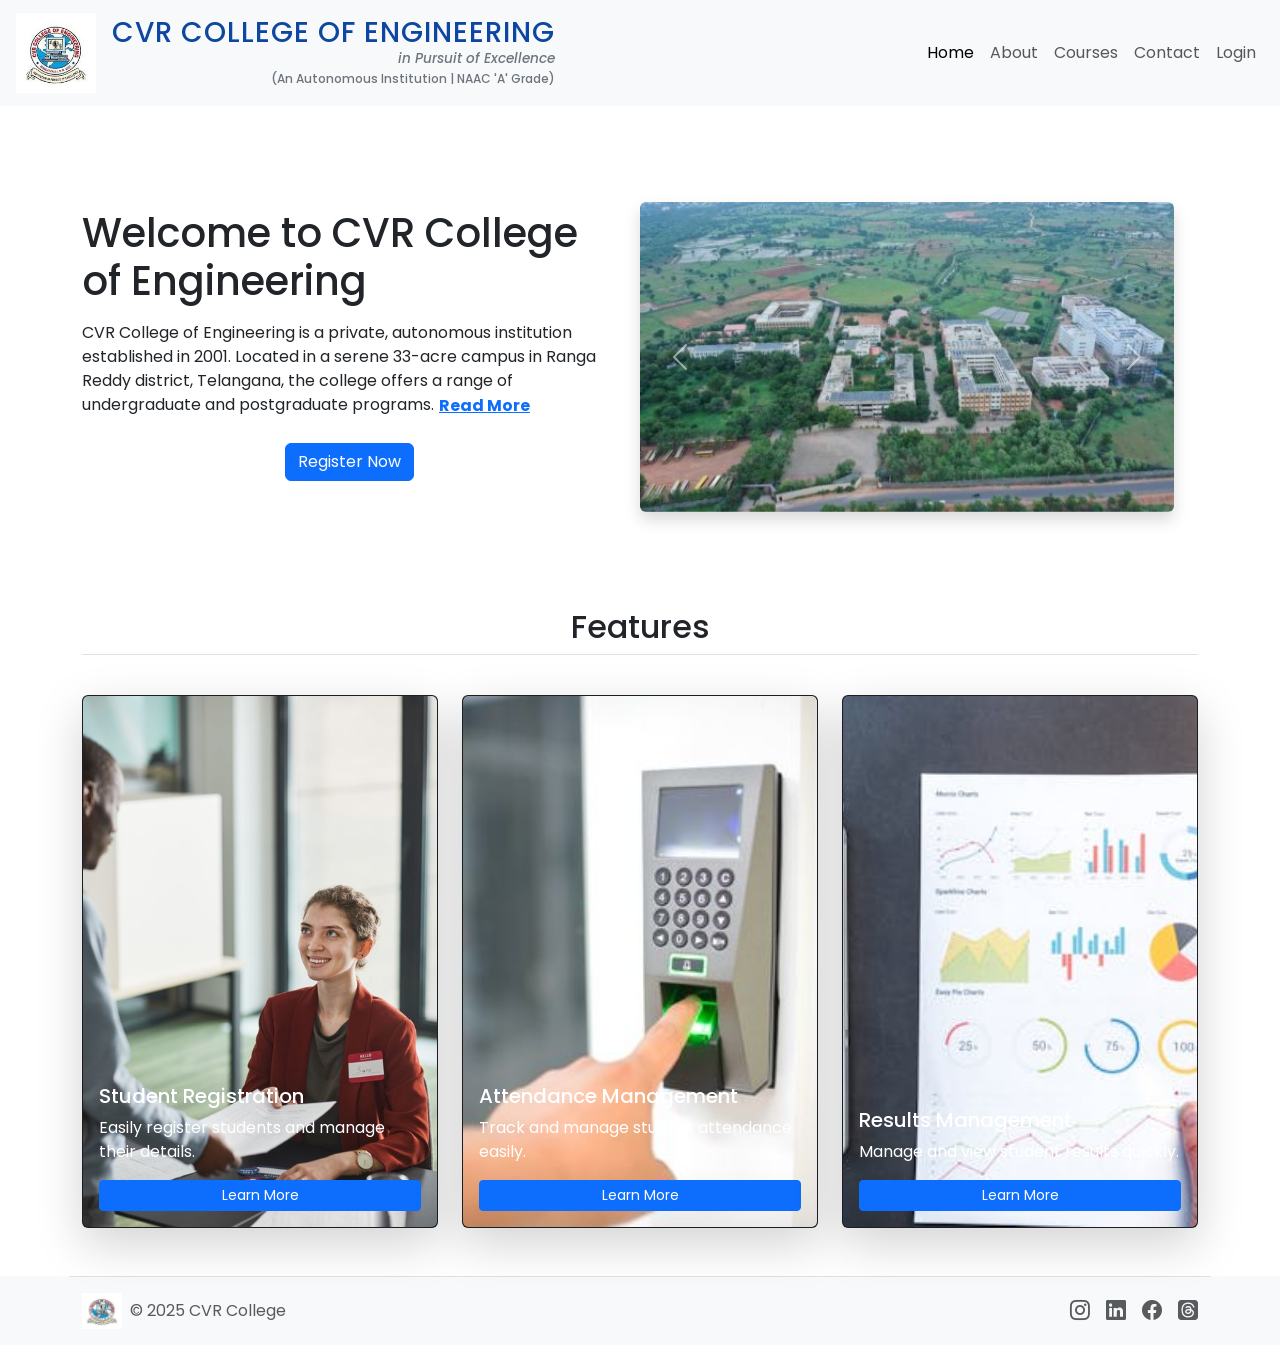
<file: index.html>
<!DOCTYPE html>
<html lang="en">

<head>
    <meta charset="UTF-8">
    <meta name="viewport" content="width=device-width, initial-scale=1.0">
    <title>Student Management System</title>
    <link rel="stylesheet" href="css/style.css">
    <link href="https://cdn.jsdelivr.net/npm/bootstrap@5.3.8/dist/css/bootstrap.min.css" rel="stylesheet"
        integrity="sha384-sRIl4kxILFvY47J16cr9ZwB07vP4J8+LH7qKQnuqkuIAvNWLzeN8tE5YBujZqJLB" crossorigin="anonymous">
    <link href="https://fonts.googleapis.com/css2?family=Poppins:wght@400;500;600;700;800&display=swap"
        rel="stylesheet">
    <link href="./style.css" rel="stylesheet">
    <link href="https://cdn.jsdelivr.net/npm/bootstrap-icons@1.11.3/font/bootstrap-icons.css" rel="stylesheet">
</head>

<body class="d-flex flex-column min-vh-100">
    <!-- navbar code from bootstrap -->
    <nav class="navbar navbar-expand-lg bg-body-tertiary">

        <div class="container-fluid px-3 d-flex align-items-center">

            <!-- LEFT: LOGO + TEXT GROUP -->
            <div class="d-flex align-items-center">

                <!-- Logo -->
                <a class="navbar-brand me-3" href="#">
                    <img src="./asserts/logo.png" width="80" height="80" alt="CVR Logo">
                </a>

                <!-- College Text -->
                <div>
                    <h3 class="college-title mb-0">
                        CVR COLLEGE OF ENGINEERING
                    </h3>

                    <div class="d-flex flex-column align-items-end">
                        <small class="college-tagline">
                            in Pursuit of Excellence
                        </small>

                        <small class="college-subtitle">
                            (An Autonomous Institution | NAAC 'A' Grade)
                        </small>
                    </div>
                </div>

            </div>
            <!-- Toggle -->
            <button class="navbar-toggler" type="button" data-bs-toggle="collapse" data-bs-target="#navbarNavAltMarkup">
                <span class="navbar-toggler-icon"></span>
            </button>

            <!-- MENU -->
            <div class="collapse navbar-collapse" id="navbarNavAltMarkup">
                <div class="navbar-nav ms-auto">

                    <a class="nav-link active" href="index.html">Home</a>
                    <a class="nav-link" href="about.html">About</a>
                    <a class="nav-link" href="courses.html">Courses</a>
                    <a class="nav-link" href="contact.html">Contact</a>
                    <a class="nav-link" href="login.html">Login</a>

                </div>
            </div>

        </div>

    </nav>

<main class="flex-grow-1">
    <section class="container mt-5 mt-md-5 mt-lg-5 pt-md-5 pt-lg-5">

        <div class="row align-items-center w-100">

            <!-- LEFT CONTENT -->
            <div class="col-md-6">

                <h1 class="mb-3">Welcome to CVR College of Engineering</h1>

                <!-- FIRST TEXT -->
                <p>
                    CVR College of Engineering is a private, autonomous institution established in 2001.
                    Located in a serene 33-acre campus in Ranga Reddy district, Telangana,
                    the college offers a range of undergraduate and postgraduate programs. <a
                        class="btn btn-link p-0 fw-bold" data-bs-toggle="collapse" href="#readMoreText"
                        onclick="this.style.display='none'">
                        Read More
                    </a>
                </p>

                <!-- READ MORE BUTTON -->


                <!-- COLLAPSE CONTENT -->
                <div class="collapse mt-2" id="readMoreText">
                    <p>
                        It features modern academic blocks, well-equipped laboratories,
                        digital classrooms, and a green environment that fosters learning and innovation.
                    </p>
                </div>

                <!-- BUTTON -->
                <div class="d-flex justify-content-center m-4">
                    <a href="/register.html" class="btn btn-primary">Register Now</a>
                </div>


            </div>

            <!-- RIGHT SIDE CAROUSEL -->
            <div class="col-md-6">

                <div id="heroCarousel" class="carousel slide shadow rounded overflow-hidden" data-bs-ride="carousel"
                    data-bs-interval="2000">

                    <div class="carousel-inner">

                        <div class="carousel-item active">
                            <img src="./asserts/gallery/gallery1.png" class="d-block w-100" alt="">
                        </div>

                        <div class="carousel-item">
                            <img src="./asserts/gallery/gallery2.png" class="d-block w-100" alt="">
                        </div>

                        <div class="carousel-item">
                            <img src="./asserts/gallery/gallery3.png" class="d-block w-100" alt="">
                        </div>

                        <div class="carousel-item">
                            <img src="./asserts/gallery/gallery4.png" class="d-block w-100" alt="">
                        </div>

                    </div>

                    <!-- Controls -->
                    <button class="carousel-control-prev" type="button" data-bs-target="#heroCarousel"
                        data-bs-slide="prev">
                        <span class="carousel-control-prev-icon"></span>
                    </button>

                    <button class="carousel-control-next" type="button" data-bs-target="#heroCarousel"
                        data-bs-slide="next">
                        <span class="carousel-control-next-icon"></span>
                    </button>

                </div>

            </div>

        </div>

    </section>

    <section class="container py-5 mt-5 mt-md-5 mt-lg-5">

        <h2 class="pb-2 border-bottom text-center">Features</h2>

        <div class="row row-cols-1 row-cols-md-3 g-4 mt-3">

            <!-- CARD 1 -->
            <div class="col">
                <div class="card text-bg-dark h-100 shadow shadow-lg rounded overflow-hidden">

                    <img src="./asserts/features/image1.png" class="card-img h-100 object-fit-cover" alt="">

                    <div class="card-img-overlay d-flex flex-column justify-content-end">

                        <h5 class="card-title">Student Registration</h5>

                        <p class="card-text">
                            Easily register students and manage their details.
                        </p>

                        <a href="#" class="btn btn-primary btn-sm">Learn More</a>

                    </div>

                </div>
            </div>

            <!-- CARD 2 -->
            <div class="col">
                <div class="card text-bg-dark h-100 shadow shadow-lg rounded overflow-hidden">

                    <img src="./asserts/features/image2.png" class="card-img h-100 object-fit-cover" alt="">

                    <div class="card-img-overlay d-flex flex-column justify-content-end">

                        <h5 class="card-title">Attendance Management</h5>

                        <p class="card-text">
                            Track and manage student attendance easily.
                        </p>

                        <a href="#" class="btn btn-primary btn-sm">Learn More</a>

                    </div>

                </div>
            </div>

            <!-- CARD 3 -->
            <div class="col">
                <div class="card text-bg-dark h-100 shadow shadow-lg rounded overflow-hidden">

                    <img src="./asserts/features/image3.png" class="card-img h-100 object-fit-cover" alt="">

                    <div class="card-img-overlay d-flex flex-column justify-content-end">

                        <h5 class="card-title">Results Management</h5>

                        <p class="card-text">
                            Manage and view student results quickly.
                        </p>

                        <a href="#" class="btn btn-primary btn-sm">Learn More</a>

                    </div>

                </div>
            </div>

        </div>

    </section>
</main>
<footer class="container-fluid mt-auto bg-light">
    <div class="container">
        <div class="row align-items-center py-3 border-top">
            <div class="col-12 col-md-6 d-flex align-items-center justify-content-center justify-content-md-start mb-3 mb-md-0">
                <a href="/" class="me-2 text-decoration-none d-flex align-items-center">
                    <img src="./asserts/logo.png" width="40" alt="Logo">
                </a>
                <span class="text-body-secondary mb-0">
                    © 2025 CVR College
                </span>
            </div>
            <div class="col-12 col-md-6 d-flex justify-content-center justify-content-md-end">
                <ul class="nav list-unstyled d-flex mb-0">
                    <li class="ms-3">
                        <a class="text-body-secondary" href="#">
                            <i class="bi bi-instagram fs-5"></i>
                        </a>
                    </li>
                    <li class="ms-3">
                        <a class="text-body-secondary" href="#">
                            <i class="bi bi-linkedin fs-5"></i>
                        </a>
                    </li>
                    <li class="ms-3">
                        <a class="text-body-secondary" href="#">
                            <i class="bi bi-facebook fs-5"></i>
                        </a>
                    </li>
                    <li class="ms-3">
                        <a class="text-body-secondary" href="#">
                            <i class="bi bi-threads-fill fs-5"></i>
                        </a>
                    </li>
                </ul>
            </div>
        </div>
    </div>
</footer>

    <script src="https://cdn.jsdelivr.net/npm/bootstrap@5.3.8/dist/js/bootstrap.bundle.min.js"
        integrity="sha384-FKyoEForCGlyvwx9Hj09JcYn3nv7wiPVlz7YYwJrWVcXK/BmnVDxM+D2scQbITxI"
        crossorigin="anonymous"></script>
</body>

</html>
</file>
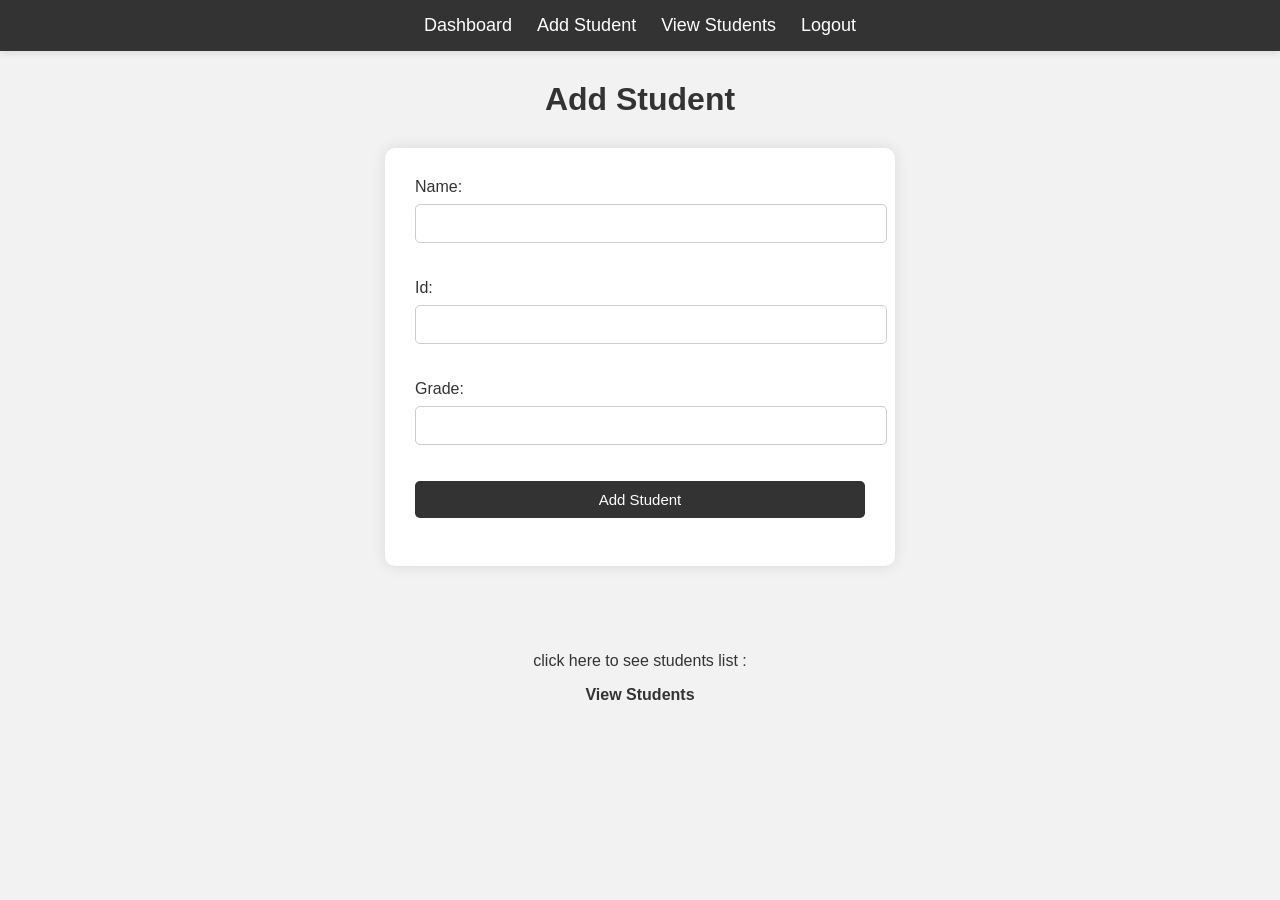
<file: addStudent.html>
<!DOCTYPE html>
 <html lang="en">
 <head>
    <meta charset="UTF-8">
    <meta name="viewport" content="width=device-width, initial-scale=1.0">
    <title>Student Management System</title>
    <link rel="stylesheet" href="css/userStyle.css">
    
 </head>
 <body>
    <nav>
        <a href="dashboard.html#dashboard">Dashboard </a>
        <a href="addStudent.html#addStudent">Add Student</a>
        <a href="viewStudents.html#viewStudents">View Students</a>
        <a href="logout.html#logout">Logout</a>
    </nav>

    <h1>Add Student</h1>
    <form action="viewStudents.html" onSubmit="return true;" method="post">
        <label for="name">Name:</label>
        <input type="text" id="name" name="name" required><br><br>

        <label for="id">Id:</label>
        <input type="number" id="id" name="id" required><br><br>

        <label for="grade">Grade:</label>
        <input type="text" id="grade" name="grade" required><br><br>

        <input type="submit" value="Add Student">
    </form>

    <br><br>
    <div class="bottom">
    <p>click here to see students list : </p>
    <a href="viewStudents.html#viewStudents">View Students</a>
    </div>
</body>
 </html>
</file>
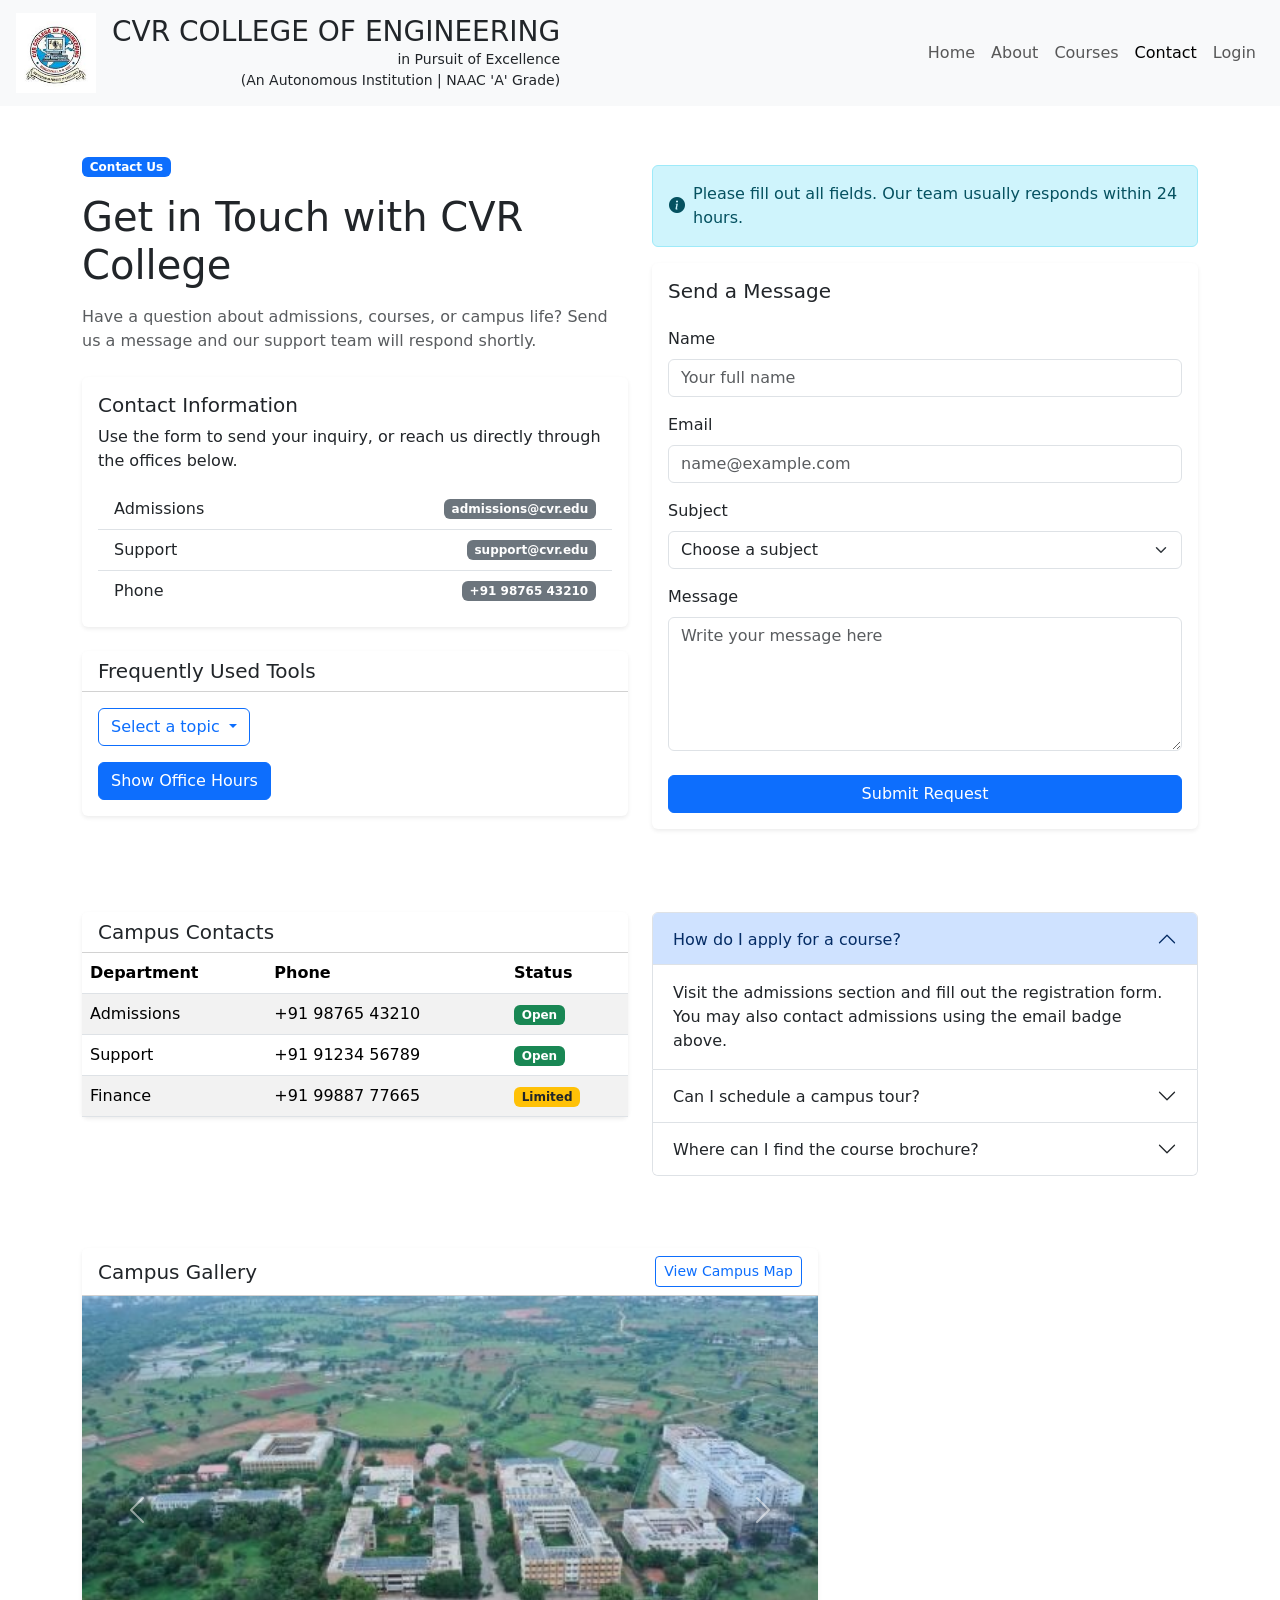
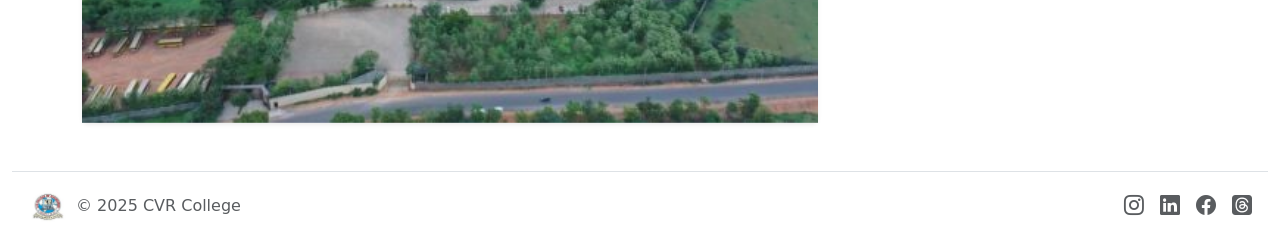
<file: contact.html>
<!DOCTYPE html>
<html lang="en">

<head>
    <meta charset="UTF-8">
    <meta name="viewport" content="width=device-width, initial-scale=1.0">
    <title>Contact Us</title>
    <link rel="stylesheet" href="css/style.css">
    <link href="https://cdn.jsdelivr.net/npm/bootstrap@5.3.8/dist/css/bootstrap.min.css" rel="stylesheet"
        integrity="sha384-sRIl4kxILFvY47J16cr9ZwB07vP4J8+LH7qKQnuqkuIAvNWLzeN8tE5YBujZqJLB" crossorigin="anonymous">
    <link href="https://cdn.jsdelivr.net/npm/bootstrap-icons@1.11.3/font/bootstrap-icons.css" rel="stylesheet">
</head>

<body class="d-flex flex-column min-vh-100">
    <nav class="navbar navbar-expand-lg bg-body-tertiary">
        <div class="container-fluid px-3 d-flex align-items-center">
            <div class="d-flex align-items-center">
                <a class="navbar-brand me-3" href="index.html">
                    <img src="./asserts/logo.png" width="80" height="80" alt="CVR Logo">
                </a>
                <div>
                    <h3 class="college-title mb-0">CVR COLLEGE OF ENGINEERING</h3>
                    <div class="d-flex flex-column align-items-end">
                        <small class="college-tagline">in Pursuit of Excellence</small>
                        <small class="college-subtitle">(An Autonomous Institution | NAAC 'A' Grade)</small>
                    </div>
                </div>
            </div>
            <button class="navbar-toggler" type="button" data-bs-toggle="collapse" data-bs-target="#navbarNavAltMarkup"
                aria-controls="navbarNavAltMarkup" aria-expanded="false" aria-label="Toggle navigation">
                <span class="navbar-toggler-icon"></span>
            </button>
            <div class="collapse navbar-collapse" id="navbarNavAltMarkup">
                <div class="navbar-nav ms-auto">
                    <a class="nav-link" href="index.html">Home</a>
                    <a class="nav-link" href="about.html">About</a>
                    <a class="nav-link" href="courses.html">Courses</a>
                    <a class="nav-link active" href="contact.html">Contact</a>
                    <a class="nav-link" href="login.html">Login</a>
                </div>
            </div>
        </div>
    </nav>

    <main class="flex-grow-1">
        <section class="container py-5">
            <div class="row align-items-center gy-4">
                <div class="col-lg-6">
                    <div class="mb-4">
                        <span class="badge bg-primary mb-3">Contact Us</span>
                        <h1 class="mb-3">Get in Touch with CVR College</h1>
                        <p class="text-muted">Have a question about admissions, courses, or campus life? Send us a message and our support team will respond shortly.</p>
                    </div>
                    <div class="card shadow-sm border-0 mb-4">
                        <div class="card-body">
                            <h5 class="card-title">Contact Information</h5>
                            <p class="card-text">Use the form to send your inquiry, or reach us directly through the offices below.</p>
                            <ul class="list-group list-group-flush">
                                <li class="list-group-item d-flex justify-content-between align-items-center">
                                    Admissions
                                    <span class="badge bg-secondary">admissions@cvr.edu</span>
                                </li>
                                <li class="list-group-item d-flex justify-content-between align-items-center">
                                    Support
                                    <span class="badge bg-secondary">support@cvr.edu</span>
                                </li>
                                <li class="list-group-item d-flex justify-content-between align-items-center">
                                    Phone
                                    <span class="badge bg-secondary">+91 98765 43210</span>
                                </li>
                            </ul>
                        </div>
                    </div>
                    <div class="card shadow-sm border-0 mb-4">
                        <div class="card-header bg-white">
                            <h5 class="mb-0">Frequently Used Tools</h5>
                        </div>
                        <div class="card-body">
                            <div class="dropdown mb-3">
                                <button class="btn btn-outline-primary dropdown-toggle" type="button" data-bs-toggle="dropdown"
                                    aria-expanded="false">
                                    Select a topic
                                </button>
                                <ul class="dropdown-menu">
                                    <li><a class="dropdown-item" href="#">Admissions</a></li>
                                    <li><a class="dropdown-item" href="#">Fees & Scholarships</a></li>
                                    <li><a class="dropdown-item" href="#">Campus Tours</a></li>
                                    <li><a class="dropdown-item" href="#">General Enquiries</a></li>
                                </ul>
                            </div>
                            <button class="btn btn-primary" type="button" data-bs-toggle="collapse" data-bs-target="#officeHours"
                                aria-expanded="false" aria-controls="officeHours">
                                Show Office Hours
                            </button>
                            <div class="collapse mt-3" id="officeHours">
                                <div class="card card-body">
                                    <strong>Monday - Friday:</strong> 9:00 AM - 6:00 PM<br>
                                    <strong>Saturday:</strong> 10:00 AM - 2:00 PM<br>
                                    <strong>Sunday:</strong> Closed
                                </div>
                            </div>
                        </div>
                    </div>
                </div>
                <div class="col-lg-6">
                    <div class="alert alert-info d-flex align-items-center" role="alert">
                        <i class="bi bi-info-circle-fill me-2"></i>
                        <div>
                            Please fill out all fields. Our team usually responds within 24 hours.
                        </div>
                    </div>
                    <div class="card shadow-sm border-0">
                        <div class="card-body">
                            <h5 class="card-title mb-4">Send a Message</h5>
                            <form>
                                <div class="mb-3">
                                    <label for="name" class="form-label">Name</label>
                                    <input type="text" class="form-control" id="name" placeholder="Your full name">
                                </div>
                                <div class="mb-3">
                                    <label for="email" class="form-label">Email</label>
                                    <input type="email" class="form-control" id="email" placeholder="name@example.com">
                                </div>
                                <div class="mb-3">
                                    <label for="subject" class="form-label">Subject</label>
                                    <select class="form-select" id="subject">
                                        <option selected>Choose a subject</option>
                                        <option>Admission Inquiry</option>
                                        <option>Course Details</option>
                                        <option>Technical Support</option>
                                        <option>Other</option>
                                    </select>
                                </div>
                                <div class="mb-4">
                                    <label for="message" class="form-label">Message</label>
                                    <textarea class="form-control" id="message" rows="5" placeholder="Write your message here"></textarea>
                                </div>
                                <button type="submit" class="btn btn-primary w-100">Submit Request</button>
                            </form>
                        </div>
                    </div>
                </div>
            </div>

            <div class="row gy-4 mt-5">
                <div class="col-lg-6">
                    <div class="card shadow-sm border-0">
                        <div class="card-header bg-white">
                            <h5 class="mb-0">Campus Contacts</h5>
                        </div>
                        <div class="table-responsive">
                            <table class="table table-striped mb-0">
                                <thead>
                                    <tr>
                                        <th scope="col">Department</th>
                                        <th scope="col">Phone</th>
                                        <th scope="col">Status</th>
                                    </tr>
                                </thead>
                                <tbody>
                                    <tr>
                                        <td>Admissions</td>
                                        <td>+91 98765 43210</td>
                                        <td><span class="badge bg-success">Open</span></td>
                                    </tr>
                                    <tr>
                                        <td>Support</td>
                                        <td>+91 91234 56789</td>
                                        <td><span class="badge bg-success">Open</span></td>
                                    </tr>
                                    <tr>
                                        <td>Finance</td>
                                        <td>+91 99887 77665</td>
                                        <td><span class="badge bg-warning text-dark">Limited</span></td>
                                    </tr>
                                </tbody>
                            </table>
                        </div>
                    </div>
                </div>
                <div class="col-lg-6">
                    <div class="accordion" id="contactFaq">
                        <div class="accordion-item">
                            <h2 class="accordion-header" id="faqHeadingOne">
                                <button class="accordion-button" type="button" data-bs-toggle="collapse" data-bs-target="#faqOne"
                                    aria-expanded="true" aria-controls="faqOne">
                                    How do I apply for a course?
                                </button>
                            </h2>
                            <div id="faqOne" class="accordion-collapse collapse show" aria-labelledby="faqHeadingOne"
                                data-bs-parent="#contactFaq">
                                <div class="accordion-body">
                                    Visit the admissions section and fill out the registration form. You may also contact admissions using the email badge above.
                                </div>
                            </div>
                        </div>
                        <div class="accordion-item">
                            <h2 class="accordion-header" id="faqHeadingTwo">
                                <button class="accordion-button collapsed" type="button" data-bs-toggle="collapse" data-bs-target="#faqTwo"
                                    aria-expanded="false" aria-controls="faqTwo">
                                    Can I schedule a campus tour?
                                </button>
                            </h2>
                            <div id="faqTwo" class="accordion-collapse collapse" aria-labelledby="faqHeadingTwo"
                                data-bs-parent="#contactFaq">
                                <div class="accordion-body">
                                    Yes, you can request a campus tour through the contact form or by calling the admissions office during office hours.
                                </div>
                            </div>
                        </div>
                        <div class="accordion-item">
                            <h2 class="accordion-header" id="faqHeadingThree">
                                <button class="accordion-button collapsed" type="button" data-bs-toggle="collapse" data-bs-target="#faqThree"
                                    aria-expanded="false" aria-controls="faqThree">
                                    Where can I find the course brochure?
                                </button>
                            </h2>
                            <div id="faqThree" class="accordion-collapse collapse" aria-labelledby="faqHeadingThree"
                                data-bs-parent="#contactFaq">
                                <div class="accordion-body">
                                    The course brochure is available on the courses page. You can also request a copy through our contact form.
                                </div>
                            </div>
                        </div>
                    </div>
                </div>
            </div>

            <div class="row gy-4 mt-5">
                <div class="col-lg-8">
                    <div class="card shadow-sm border-0">
                        <div class="card-header bg-white d-flex justify-content-between align-items-center">
                            <h5 class="mb-0">Campus Gallery</h5>
                            <button type="button" class="btn btn-outline-primary btn-sm" data-bs-toggle="modal" data-bs-target="#contactModal">
                                View Campus Map
                            </button>
                        </div>
                        <div id="campusCarousel" class="carousel slide" data-bs-ride="carousel">
                            <div class="carousel-inner">
                                <div class="carousel-item active">
                                    <img src="./asserts/gallery/gallery1.png" class="d-block w-100" alt="Campus view 1">
                                </div>
                                <div class="carousel-item">
                                    <img src="./asserts/gallery/gallery2.png" class="d-block w-100" alt="Campus view 2">
                                </div>
                                <div class="carousel-item">
                                    <img src="./asserts/gallery/gallery3.png" class="d-block w-100" alt="Campus view 3">
                                </div>
                            </div>
                            <button class="carousel-control-prev" type="button" data-bs-target="#campusCarousel" data-bs-slide="prev">
                                <span class="carousel-control-prev-icon" aria-hidden="true"></span>
                                <span class="visually-hidden">Previous</span>
                            </button>
                            <button class="carousel-control-next" type="button" data-bs-target="#campusCarousel" data-bs-slide="next">
                                <span class="carousel-control-next-icon" aria-hidden="true"></span>
                                <span class="visually-hidden">Next</span>
                            </button>
                        </div>
                    </div>
                </div>
            </div>
        </section>
    </main>

    <footer class="container-fluid mt-auto">
        <div class="d-flex flex-wrap justify-content-between align-items-center py-3 border-top px-3">
            <div class="col-md-4 d-flex align-items-center">
                <a href="/" class="me-2 text-decoration-none">
                    <img src="./asserts/logo.png" width="40" alt="Logo">
                </a>
                <span class="text-body-secondary">© 2025 CVR College</span>
            </div>
            <ul class="nav col-md-4 justify-content-end list-unstyled d-flex">
                <li class="ms-3">
                    <a class="text-body-secondary" href="#">
                        <i class="bi bi-instagram fs-5"></i>
                    </a>
                </li>
                <li class="ms-3">
                    <a class="text-body-secondary" href="#">
                        <i class="bi bi-linkedin fs-5"></i>
                    </a>
                </li>
                <li class="ms-3">
                    <a class="text-body-secondary" href="#">
                        <i class="bi bi-facebook fs-5"></i>
                    </a>
                </li>
                <li class="ms-3">
                    <a class="text-body-secondary" href="#">
                        <i class="bi bi-threads-fill fs-5"></i>
                    </a>
                </li>
            </ul>
        </div>
    </footer>

    <div class="modal fade" id="contactModal" tabindex="-1" aria-labelledby="contactModalLabel" aria-hidden="true">
        <div class="modal-dialog modal-dialog-centered">
            <div class="modal-content">
                <div class="modal-header">
                    <h1 class="modal-title fs-5" id="contactModalLabel">Campus Map</h1>
                    <button type="button" class="btn-close" data-bs-dismiss="modal" aria-label="Close"></button>
                </div>
                <div class="modal-body">
                    <p class="mb-4">Explore our campus locations and available contact centers.</p>
                    <img src="./asserts/gallery/gallery4.png" class="img-fluid rounded" alt="Campus map">
                </div>
                <div class="modal-footer">
                    <button type="button" class="btn btn-secondary" data-bs-dismiss="modal">Close</button>
                    <button type="button" class="btn btn-primary">Request a Visit</button>
                </div>
            </div>
        </div>
    </div>

    <script src="https://cdn.jsdelivr.net/npm/bootstrap@5.3.8/dist/js/bootstrap.bundle.min.js"
        integrity="sha384-FKyoEForCGlyvwx9Hj09JcYn3nv7wiPVlz7YYwJrWVcXK/BmnVDxM+D2scQbITxI" crossorigin="anonymous"></script>
</body>

</html>
</file>
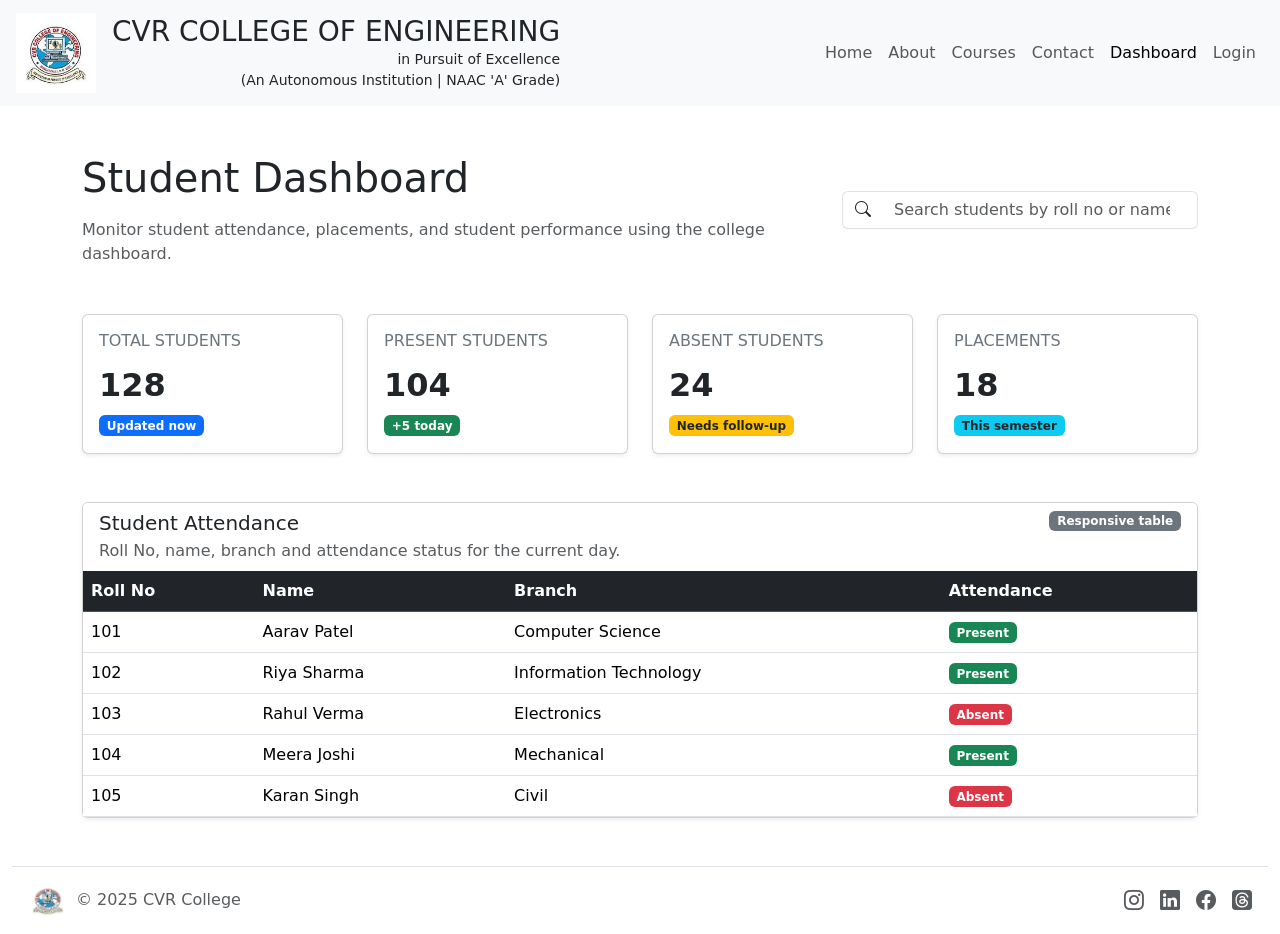
<file: dashboard.html>
<!DOCTYPE html>
<html lang="en">

<head>
    <meta charset="UTF-8">
    <meta name="viewport" content="width=device-width, initial-scale=1.0">
    <title>Student Dashboard</title>
    <link rel="stylesheet" href="css/style.css">
    <link href="https://cdn.jsdelivr.net/npm/bootstrap@5.3.8/dist/css/bootstrap.min.css" rel="stylesheet" integrity="sha384-sRIl4kxILFvY47J16cr9ZwB07vP4J8+LH7qKQnuqkuIAvNWLzeN8tE5YBujZqJLB" crossorigin="anonymous">
    <link href="https://cdn.jsdelivr.net/npm/bootstrap-icons@1.11.3/font/bootstrap-icons.css" rel="stylesheet">
</head>

<body class="d-flex flex-column min-vh-100">
    <nav class="navbar navbar-expand-lg bg-body-tertiary">
        <div class="container-fluid px-3 d-flex align-items-center">
            <div class="d-flex align-items-center">
                <a class="navbar-brand me-3" href="index.html">
                    <img src="./asserts/logo.png" width="80" height="80" alt="CVR Logo">
                </a>
                <div>
                    <h3 class="college-title mb-0">CVR COLLEGE OF ENGINEERING</h3>
                    <div class="d-flex flex-column align-items-end">
                        <small class="college-tagline">in Pursuit of Excellence</small>
                        <small class="college-subtitle">(An Autonomous Institution | NAAC 'A' Grade)</small>
                    </div>
                </div>
            </div>
            <button class="navbar-toggler" type="button" data-bs-toggle="collapse" data-bs-target="#navbarNavAltMarkup" aria-controls="navbarNavAltMarkup" aria-expanded="false" aria-label="Toggle navigation">
                <span class="navbar-toggler-icon"></span>
            </button>
            <div class="collapse navbar-collapse" id="navbarNavAltMarkup">
                <div class="navbar-nav ms-auto">
                    <a class="nav-link" href="index.html">Home</a>
                    <a class="nav-link" href="about.html">About</a>
                    <a class="nav-link" href="courses.html">Courses</a>
                    <a class="nav-link" href="contact.html">Contact</a>
                    <a class="nav-link active" href="dashboard.html">Dashboard</a>
                    <a class="nav-link" href="login.html">Login</a>
                </div>
            </div>
        </div>
    </nav>

    <main class="flex-grow-1">
        <section class="container py-5">
            <div class="row align-items-center mb-4">
                <div class="col-lg-8">
                    <h1 class="mb-3">Student Dashboard</h1>
                    <p class="mb-4 text-muted">Monitor student attendance, placements, and student performance using the college dashboard.</p>
                </div>
                <div class="col-lg-4">
                    <div class="input-group mb-4">
                        <span class="input-group-text bg-white border-end-0"><i class="bi bi-search"></i></span>
                        <input type="search" class="form-control border-start-0" placeholder="Search students by roll no or name">
                    </div>
                </div>
            </div>

            <div class="row g-4 mb-5">
                <div class="col-sm-6 col-xl-3">
                    <div class="card shadow-sm h-100">
                        <div class="card-body">
                            <h6 class="card-title text-uppercase text-secondary mb-3">Total Students</h6>
                            <h2 class="fw-bold">128</h2>
                            <span class="badge bg-primary">Updated now</span>
                        </div>
                    </div>
                </div>
                <div class="col-sm-6 col-xl-3">
                    <div class="card shadow-sm h-100">
                        <div class="card-body">
                            <h6 class="card-title text-uppercase text-secondary mb-3">Present Students</h6>
                            <h2 class="fw-bold">104</h2>
                            <span class="badge bg-success">+5 today</span>
                        </div>
                    </div>
                </div>
                <div class="col-sm-6 col-xl-3">
                    <div class="card shadow-sm h-100">
                        <div class="card-body">
                            <h6 class="card-title text-uppercase text-secondary mb-3">Absent Students</h6>
                            <h2 class="fw-bold">24</h2>
                            <span class="badge bg-warning text-dark">Needs follow-up</span>
                        </div>
                    </div>
                </div>
                <div class="col-sm-6 col-xl-3">
                    <div class="card shadow-sm h-100">
                        <div class="card-body">
                            <h6 class="card-title text-uppercase text-secondary mb-3">Placements</h6>
                            <h2 class="fw-bold">18</h2>
                            <span class="badge bg-info text-dark">This semester</span>
                        </div>
                    </div>
                </div>
            </div>

            <div class="card shadow-sm">
                <div class="card-header bg-white border-bottom-0">
                    <div class="d-flex flex-column flex-md-row justify-content-between gap-2">
                        <div>
                            <h5 class="mb-1">Student Attendance</h5>
                            <p class="text-muted mb-0">Roll No, name, branch and attendance status for the current day.</p>
                        </div>
                        <span class="badge bg-secondary align-self-start">Responsive table</span>
                    </div>
                </div>
                <div class="table-responsive">
                    <table class="table table-hover align-middle mb-0">
                        <thead class="table-dark">
                            <tr>
                                <th scope="col">Roll No</th>
                                <th scope="col">Name</th>
                                <th scope="col">Branch</th>
                                <th scope="col">Attendance</th>
                            </tr>
                        </thead>
                        <tbody>
                            <tr>
                                <td>101</td>
                                <td>Aarav Patel</td>
                                <td>Computer Science</td>
                                <td><span class="badge bg-success">Present</span></td>
                            </tr>
                            <tr>
                                <td>102</td>
                                <td>Riya Sharma</td>
                                <td>Information Technology</td>
                                <td><span class="badge bg-success">Present</span></td>
                            </tr>
                            <tr>
                                <td>103</td>
                                <td>Rahul Verma</td>
                                <td>Electronics</td>
                                <td><span class="badge bg-danger">Absent</span></td>
                            </tr>
                            <tr>
                                <td>104</td>
                                <td>Meera Joshi</td>
                                <td>Mechanical</td>
                                <td><span class="badge bg-success">Present</span></td>
                            </tr>
                            <tr>
                                <td>105</td>
                                <td>Karan Singh</td>
                                <td>Civil</td>
                                <td><span class="badge bg-danger">Absent</span></td>
                            </tr>
                        </tbody>
                    </table>
                </div>
            </div>
        </section>
    </main>

    <footer class="container-fluid mt-auto">
        <div class="d-flex flex-wrap justify-content-between align-items-center py-3 border-top px-3">
            <div class="col-md-4 d-flex align-items-center">
                <a href="/" class="me-2 text-decoration-none">
                    <img src="./asserts/logo.png" width="40" alt="Logo">
                </a>
                <span class="text-body-secondary">© 2025 CVR College</span>
            </div>
            <ul class="nav col-md-4 justify-content-end list-unstyled d-flex">
                <li class="ms-3">
                    <a class="text-body-secondary" href="#">
                        <i class="bi bi-instagram fs-5"></i>
                    </a>
                </li>
                <li class="ms-3">
                    <a class="text-body-secondary" href="#">
                        <i class="bi bi-linkedin fs-5"></i>
                    </a>
                </li>
                <li class="ms-3">
                    <a class="text-body-secondary" href="#">
                        <i class="bi bi-facebook fs-5"></i>
                    </a>
                </li>
                <li class="ms-3">
                    <a class="text-body-secondary" href="#">
                        <i class="bi bi-threads-fill fs-5"></i>
                    </a>
                </li>
            </ul>
        </div>
    </footer>

    <script src="https://cdn.jsdelivr.net/npm/bootstrap@5.3.8/dist/js/bootstrap.bundle.min.js" integrity="sha384-FKyoEForCGlyvwx9Hj09JcYn3nv7wiPVlz7YYwJrWVcXK/BmnVDxM+D2scQbITxI" crossorigin="anonymous"></script>
</body>

</html>
</file>
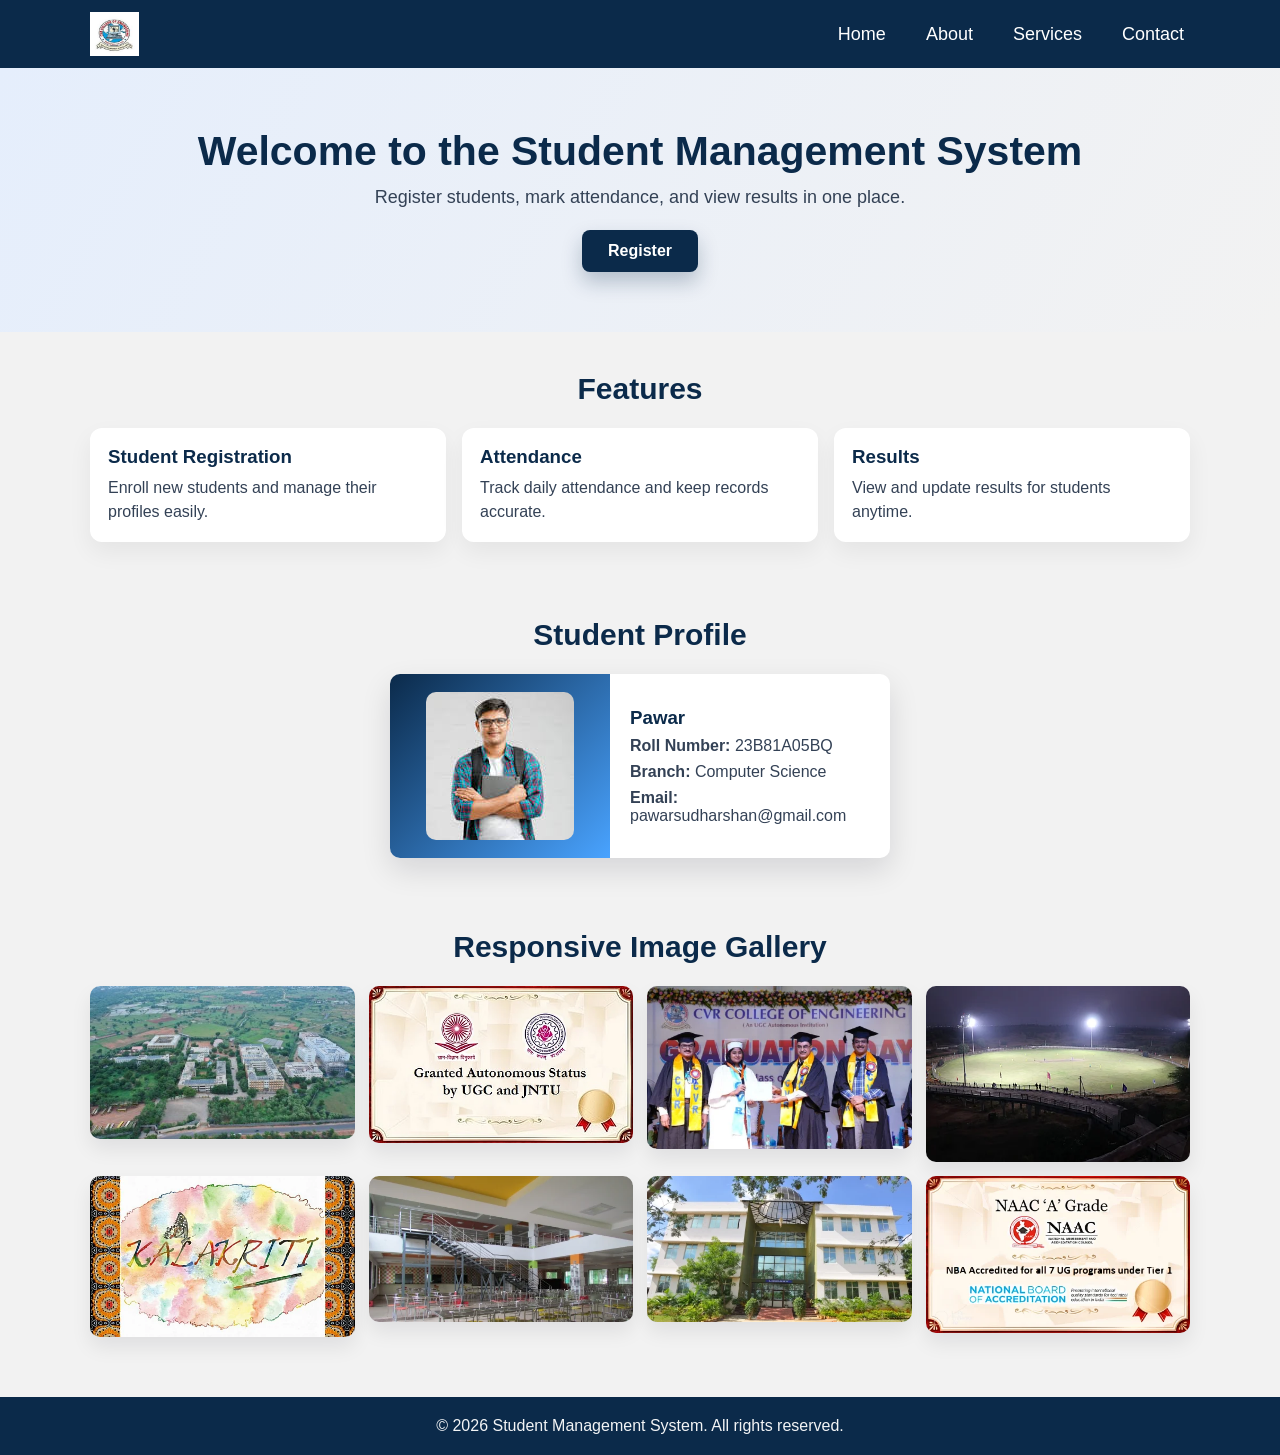
<file: home.html>
<!DOCTYPE html>
<html lang="en">
<head>
  <meta charset="UTF-8" />
  <meta name="viewport" content="width=device-width, initial-scale=1.0" />
  <title>Student Management System - Home</title>
  <link rel="stylesheet" href="css/style.css" />
</head>
<body>
  <header class="site-header fade-in">
    <div class="header-inner">
      <div class="logo-wrap">
        <img
          class="college-logo"
          alt="College Logo"
          src="./asserts/logo.png"
        />
      </div>

      <nav class="navbar" aria-label="Primary navigation">
        <ul class="nav-list">
          <li><a class="nav-link" href="#home">Home</a></li>
          <li><a class="nav-link" href="#about">About</a></li>
          <li><a class="nav-link" href="#services">Services</a></li>
          <li><a class="nav-link" href="#contact">Contact</a></li>
        </ul>
      </nav>
    </div>
  </header>

  <main>
    <section id="home" class="hero">
      <div class="hero-content fade-in">
        <h1>Welcome to the Student Management System</h1>
        <p>Register students, mark attendance, and view results in one place.</p>
        <a class="btn register-btn" href="register.html">Register</a>
      </div>
    </section>

    <section class="features" aria-label="Features">
      <div class="container fade-in">
        <h2>Features</h2>
        <div class="feature-grid">
          <div class="feature-card">
            <h3>Student Registration</h3>
            <p>Enroll new students and manage their profiles easily.</p>
          </div>
          <div class="feature-card">
            <h3>Attendance</h3>
            <p>Track daily attendance and keep records accurate.</p>
          </div>
          <div class="feature-card">
            <h3>Results</h3>
            <p>View and update results for students anytime.</p>
          </div>
        </div>
      </div>
    </section>

    <section class="profile-section">
      <div class="container fade-in">
        <h2>Student Profile</h2>

        <div class="profile-card" role="article" aria-label="Student profile card">
          <div class="profile-photo">
            <img
              alt="Student Photo"
              src="./asserts/student.png"
              />
          </div>

          <div class="profile-details">
            <h3>Pawar </h3>
            <p><strong>Roll Number:</strong> 23B81A05BQ</p>
            <p><strong>Branch:</strong> Computer Science</p>
            <p><strong>Email:</strong> pawarsudharshan@gmail.com</p>
          </div>
        </div>
      </div>
    </section>

    <section class="gallery-section">
      <div class="container fade-in">
        <h2>Responsive Image Gallery</h2>

        <div class="image-gallery" aria-label="Image gallery">
          <img alt="Gallery 1" src="./asserts/gallery/gallery1.png" width='600' height='400'%3E%3Crect width='600' height='400' fill='%230b2a4a'/%3E%3Ctext x='50%25' y='50%25' dominant-baseline='middle' text-anchor='middle' font-family='Arial' font-size='40' fill='white'%3E1%3C/text%3E%3C/svg%3E" />
          <img alt="Gallery 2" src="./asserts/gallery/gallery2.png" width='600' height='400'%3E%3Crect width='600' height='400' fill='%2349a3ff'/%3E%3Ctext x='50%25' y='50%25' dominant-baseline='middle' text-anchor='middle' font-family='Arial' font-size='40' fill='white'%3E2%3C/text%3E%3C/svg%3E" />
          <img alt="Gallery 3" src="./asserts/gallery/gallery3.png" width='600' height='400'%3E%3Crect width='600' height='400' fill='%232f6fdd'/%3E%3Ctext x='50%25' y='50%25' dominant-baseline='middle' text-anchor='middle' font-family='Arial' font-size='40' fill='white'%3E3%3C/text%3E%3C/svg%3E" />
          <img alt="Gallery 4" src="./asserts/gallery/gallery4.png" width='600' height='400'%3E%3Crect width='600' height='400' fill='%231f3b73'/%3E%3Ctext x='50%25' y='50%25' dominant-baseline='middle' text-anchor='middle' font-family='Arial' font-size='40' fill='white'%3E4%3C/text%3E%3C/svg%3E" />
          <img alt="Gallery 5" src="./asserts/gallery/gallery5.png" width='600' height='400'%3E%3Crect width='600' height='400' fill='%234a77ff'/%3E%3Ctext x='50%25' y='50%25' dominant-baseline='middle' text-anchor='middle' font-family='Arial' font-size='40' fill='white'%3E5%3C/text%3E%3C/svg%3E" />
          <img alt="Gallery 6" src="./asserts/gallery/gallery6.png" width='600' height='400'%3E%3Crect width='600' height='400' fill='%230b2a4a'/%3E%3Ctext x='50%25' y='50%25' dominant-baseline='middle' text-anchor='middle' font-family='Arial' font-size='40' fill='white'%3E6%3C/text%3E%3C/svg%3E" />
          <img alt="Gallery 7" src="./asserts/gallery/gallery7.png" width='600' height='400'%3E%3Crect width='600' height='400' fill='%233c8dff'/%3E%3Ctext x='50%25' y='50%25' dominant-baseline='middle' text-anchor='middle' font-family='Arial' font-size='40' fill='white'%3E7%3C/text%3E%3C/svg%3E" />
          <img alt="Gallery 8" src="./asserts/gallery/gallery8.png" width='600' height='400'%3E%3Crect width='600' height='400' fill='%230f3a66'/%3E%3Ctext x='50%25' y='50%25' dominant-baseline='middle' text-anchor='middle' font-family='Arial' font-size='40' fill='white'%3E8%3C/text%3E%3C/svg%3E" />
        </div>
      </div>
    </section>
  </main>

  <footer class="site-footer fade-in">
    <div class="container">
      <p>&copy; 2026 Student Management System. All rights reserved.</p>
    </div>
  </footer>

  <!-- lightweight reveal (no JS required, class used in CSS) -->
  <script>
    // Ensure animations trigger even if CSS uses prefers-reduced-motion.
    // No external dependencies.
    document.addEventListener('DOMContentLoaded', () => {
      document.querySelectorAll('.fade-in').forEach((el) => {
        el.classList.add('is-visible');
      });
    });
  </script>
</body>
</html>
</file>
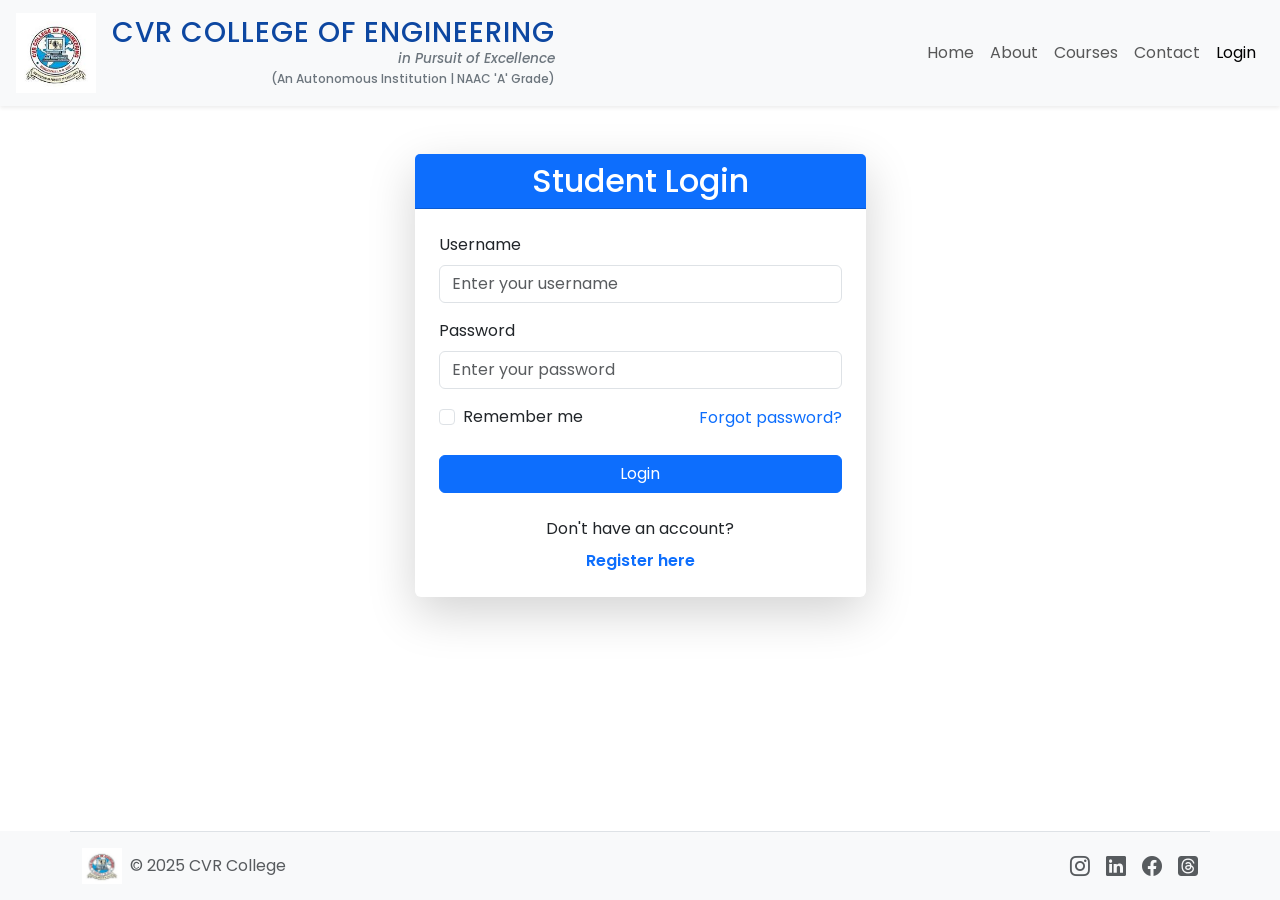
<file: login.html>
<!DOCTYPE html>
<html lang="en">

<head>
    <meta charset="UTF-8">
    <meta name="viewport" content="width=device-width, initial-scale=1.0">
    <title>Student Management System</title>
    <!-- <link rel="stylesheet" href="css/style.css"> -->
    <link rel="stylesheet" href="css/style.css">
    <link href="https://cdn.jsdelivr.net/npm/bootstrap@5.3.8/dist/css/bootstrap.min.css" rel="stylesheet"
        integrity="sha384-sRIl4kxILFvY47J16cr9ZwB07vP4J8+LH7qKQnuqkuIAvNWLzeN8tE5YBujZqJLB" crossorigin="anonymous">
    <link href="https://fonts.googleapis.com/css2?family=Poppins:wght@400;500;600;700;800&display=swap"
        rel="stylesheet">
    <link href="./style.css" rel="stylesheet">
    <link href="https://cdn.jsdelivr.net/npm/bootstrap-icons@1.11.3/font/bootstrap-icons.css" rel="stylesheet">

</head>

<body class="d-flex flex-column min-vh-100">

    <!-- Navbar -->
    <nav class="navbar navbar-expand-lg bg-body-tertiary shadow-sm">

        <div class="container-fluid px-3">

            <div class="d-flex align-items-center">

                <a class="navbar-brand me-3" href="#">
                    <img src="./asserts/logo.png" width="80" height="80" alt="CVR Logo">
                </a>

                <div>
                    <h3 class="college-title mb-0">
                        CVR COLLEGE OF ENGINEERING
                    </h3>

                    <div class="d-flex flex-column align-items-end">
                        <small class="college-tagline">
                            in Pursuit of Excellence
                        </small>

                        <small class="college-subtitle">
                            (An Autonomous Institution | NAAC 'A' Grade)
                        </small>
                    </div>
                </div>

            </div>

            <button class="navbar-toggler" type="button" data-bs-toggle="collapse" data-bs-target="#navbarNavAltMarkup">
                <span class="navbar-toggler-icon"></span>
            </button>

            <div class="collapse navbar-collapse" id="navbarNavAltMarkup">

                <div class="navbar-nav ms-auto">
                    <a class="nav-link" href="index.html">Home</a>
                    <a class="nav-link" href="about.html">About</a>
                    <a class="nav-link" href="courses.html">Courses</a>
                    <a class="nav-link" href="contact.html">Contact</a>
                    <a class="nav-link active" href="login.html">Login</a>
                </div>

            </div>

        </div>

    </nav>

    <!-- Main Content -->
    <main class="container my-5 flex-grow-1">

        <div class="row justify-content-center">

            <div class="col-lg-5 col-md-7">

                <div class="card shadow-lg border-0">

                    <div class="card-header bg-primary text-white text-center">
                        <h2 class="mb-0">Student Login</h2>
                    </div>

                    <div class="card-body p-4">

                        <form action="dashboard.html" method="post">
                            <div class="mb-3">
                                <label for="username" class="form-label">Username</label>
                                <input type="text" class="form-control" id="username" name="username" placeholder="Enter your username" required>
                            </div>
                            <div class="mb-3">
                                <label for="password" class="form-label">Password</label>
                                <input type="password" class="form-control" id="password" name="password" placeholder="Enter your password" required>
                            </div>
                            <div class="d-flex justify-content-between align-items-center mb-4">
                                <div class="form-check">
                                    <input class="form-check-input" type="checkbox" id="remember">
                                    <label class="form-check-label" for="remember">Remember me</label>
                                </div>
                                <a href="#" class="text-decoration-none">Forgot password?</a>
                            </div>
                            <button type="submit" id="loginButton" class="btn btn-primary w-100">Login</button>
                        </form>

                        <div class="text-center mt-4">
                            <p class="mb-2">Don't have an account?</p>
                            <a href="register.html" class="text-decoration-none fw-semibold">Register here</a>
                        </div>

                    </div>

                </div>

            </div>

        </div>

    </main>

    <!-- Footer -->
    <footer class="container-fluid mt-auto bg-light">
        <div class="container">
            <div class="row align-items-center py-3 border-top">
                <div class="col-12 col-md-6 d-flex align-items-center justify-content-center justify-content-md-start mb-3 mb-md-0">
                    <a href="/" class="me-2 text-decoration-none d-flex align-items-center">
                        <img src="./asserts/logo.png" width="40" alt="Logo">
                    </a>
                    <span class="text-body-secondary mb-0">
                        © 2025 CVR College
                    </span>
                </div>
                <div class="col-12 col-md-6 d-flex justify-content-center justify-content-md-end">
                    <ul class="nav list-unstyled d-flex mb-0">
                        <li class="ms-3">
                            <a class="text-body-secondary" href="#">
                                <i class="bi bi-instagram fs-5"></i>
                            </a>
                        </li>
                        <li class="ms-3">
                            <a class="text-body-secondary" href="#">
                                <i class="bi bi-linkedin fs-5"></i>
                            </a>
                        </li>
                        <li class="ms-3">
                            <a class="text-body-secondary" href="#">
                                <i class="bi bi-facebook fs-5"></i>
                            </a>
                        </li>
                        <li class="ms-3">
                            <a class="text-body-secondary" href="#">
                                <i class="bi bi-threads-fill fs-5"></i>
                            </a>
                        </li>
                    </ul>
                </div>
            </div>
        </div>
    </footer>


    <script src="https://cdn.jsdelivr.net/npm/bootstrap@5.3.8/dist/js/bootstrap.bundle.min.js"
        integrity="sha384-FKyoEForCGlyvwx9Hj09JcYn3nv7wiPVlz7YYwJrWVcXK/BmnVDxM+D2scQbITxI"
        crossorigin="anonymous"></script>
        <script src="js/login.js"></script>
</body>

</html>
</file>
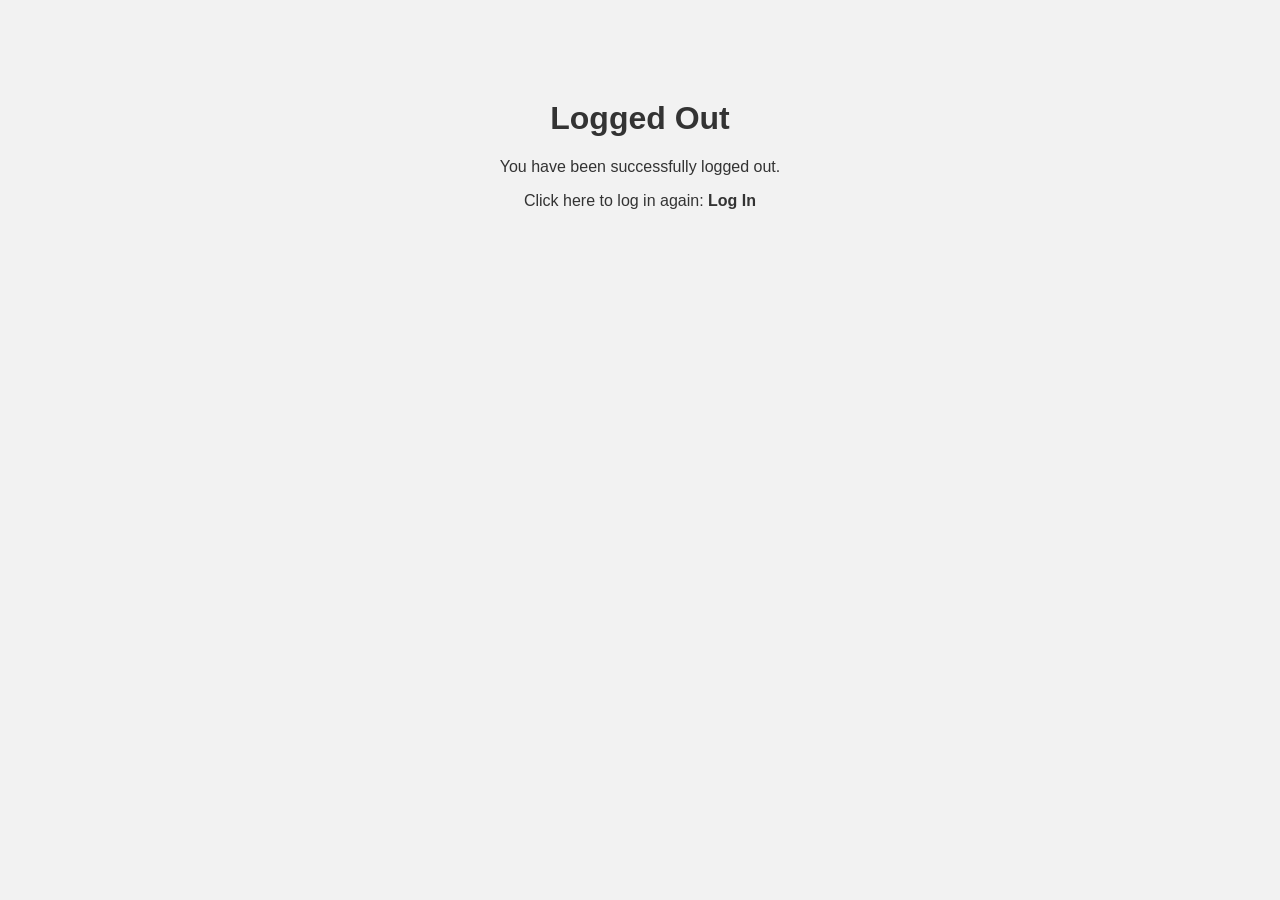
<file: logout.html>
<!DOCTYPE html>
<html lang="en">
<head>
    <meta charset="UTF-8">
    <meta name="viewport" content="width=device-width, initial-scale=1.0">
    <title>Student Management System</title>
    <link rel="stylesheet" href="css/userStyle.css">
</head>
<body>
    <div class="logout-container">
        <h1>Logged Out</h1>
        <p>You have been successfully logged out.</p>

        <p>
            Click here to log in again:
            <a href="login.html">Log In</a>
        </p>
    </div>
</body>
</html>
</file>
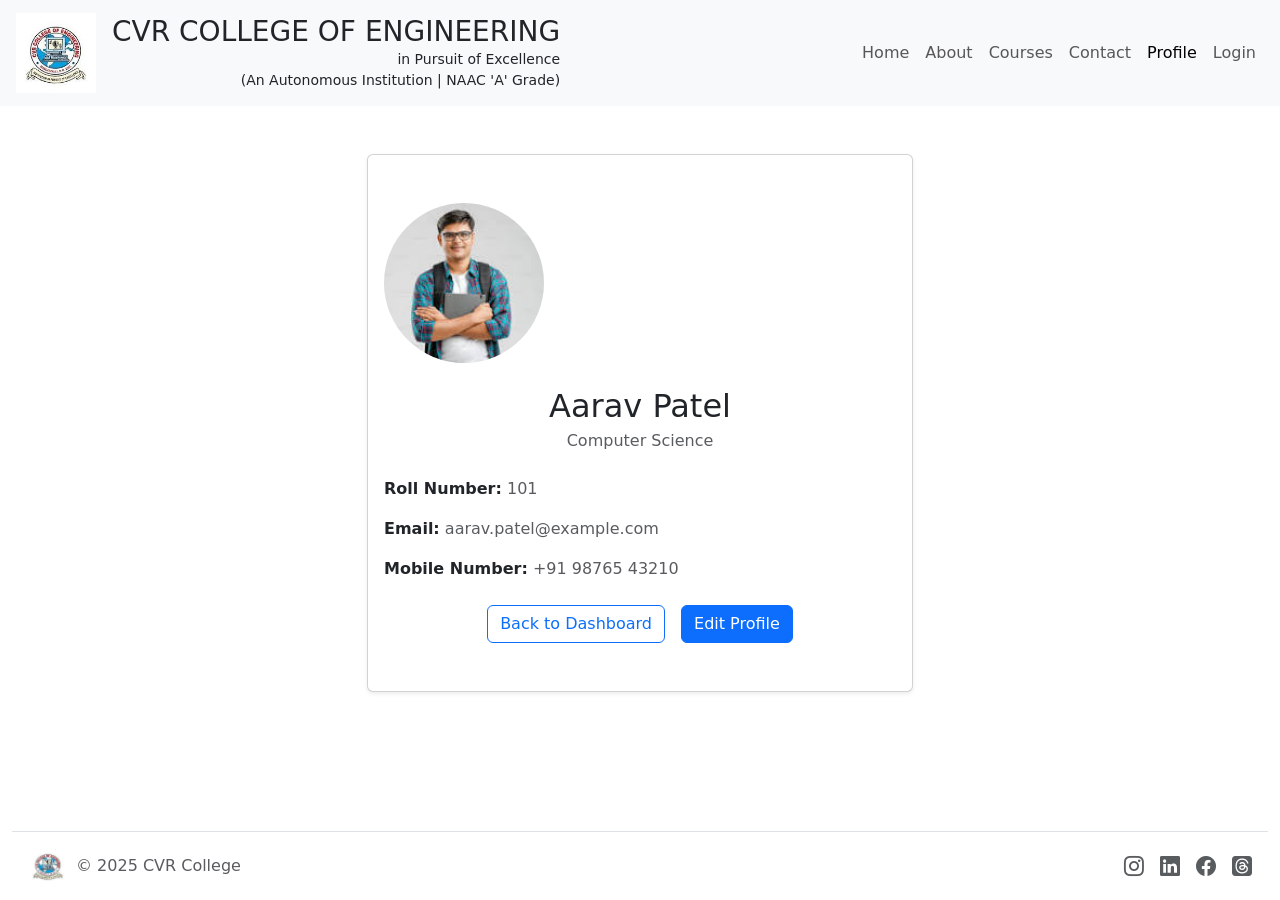
<file: profile.html>
<!DOCTYPE html>
<html lang="en">

<head>
    <meta charset="UTF-8">
    <meta name="viewport" content="width=device-width, initial-scale=1.0">
    <title>Student Profile</title>
    <link rel="stylesheet" href="css/style.css">
    <link href="https://cdn.jsdelivr.net/npm/bootstrap@5.3.8/dist/css/bootstrap.min.css" rel="stylesheet" integrity="sha384-sRIl4kxILFvY47J16cr9ZwB07vP4J8+LH7qKQnuqkuIAvNWLzeN8tE5YBujZqJLB" crossorigin="anonymous">
    <link href="https://cdn.jsdelivr.net/npm/bootstrap-icons@1.11.3/font/bootstrap-icons.css" rel="stylesheet">
</head>

<body class="d-flex flex-column min-vh-100">
    <nav class="navbar navbar-expand-lg bg-body-tertiary">
        <div class="container-fluid px-3 d-flex align-items-center">
            <div class="d-flex align-items-center">
                <a class="navbar-brand me-3" href="index.html">
                    <img src="./asserts/logo.png" width="80" height="80" alt="CVR Logo">
                </a>
                <div>
                    <h3 class="college-title mb-0">CVR COLLEGE OF ENGINEERING</h3>
                    <div class="d-flex flex-column align-items-end">
                        <small class="college-tagline">in Pursuit of Excellence</small>
                        <small class="college-subtitle">(An Autonomous Institution | NAAC 'A' Grade)</small>
                    </div>
                </div>
            </div>
            <button class="navbar-toggler" type="button" data-bs-toggle="collapse" data-bs-target="#navbarNavAltMarkup" aria-controls="navbarNavAltMarkup" aria-expanded="false" aria-label="Toggle navigation">
                <span class="navbar-toggler-icon"></span>
            </button>
            <div class="collapse navbar-collapse" id="navbarNavAltMarkup">
                <div class="navbar-nav ms-auto">
                    <a class="nav-link" href="index.html">Home</a>
                    <a class="nav-link" href="about.html">About</a>
                    <a class="nav-link" href="courses.html">Courses</a>
                    <a class="nav-link" href="contact.html">Contact</a>
                    <a class="nav-link active" href="profile.html">Profile</a>
                    <a class="nav-link" href="login.html">Login</a>
                </div>
            </div>
        </div>
    </nav>

    <main class="flex-grow-1">
        <section class="container py-5">
            <div class="row justify-content-center">
                <div class="col-lg-6">
                    <div class="card shadow-sm overflow-hidden">
                        <div class="card-body text-center py-5">
                            <img src="./asserts/student.png" class="rounded-circle mb-4" width="160" height="160" alt="Profile Image">
                            <h2 class="card-title mb-1">Aarav Patel</h2>
                            <p class="text-muted mb-4">Computer Science</p>
                            <div class="row text-start mb-4">
                                <div class="col-12 mb-3">
                                    <strong>Roll Number:</strong>
                                    <span class="text-muted">101</span>
                                </div>
                                <div class="col-12 mb-3">
                                    <strong>Email:</strong>
                                    <span class="text-muted">aarav.patel@example.com</span>
                                </div>
                                <div class="col-12">
                                    <strong>Mobile Number:</strong>
                                    <span class="text-muted">+91 98765 43210</span>
                                </div>
                            </div>
                            <div class="d-flex justify-content-center gap-3">
                                <a href="dashboard.html" class="btn btn-outline-primary">Back to Dashboard</a>
                                <a href="#" class="btn btn-primary">Edit Profile</a>
                            </div>
                        </div>
                    </div>
                </div>
            </div>
        </section>
    </main>

    <footer class="container-fluid mt-auto">
        <div class="d-flex flex-wrap justify-content-between align-items-center py-3 border-top px-3">
            <div class="col-md-4 d-flex align-items-center">
                <a href="/" class="me-2 text-decoration-none">
                    <img src="./asserts/logo.png" width="40" alt="Logo">
                </a>
                <span class="text-body-secondary">© 2025 CVR College</span>
            </div>
            <ul class="nav col-md-4 justify-content-end list-unstyled d-flex">
                <li class="ms-3">
                    <a class="text-body-secondary" href="#">
                        <i class="bi bi-instagram fs-5"></i>
                    </a>
                </li>
                <li class="ms-3">
                    <a class="text-body-secondary" href="#">
                        <i class="bi bi-linkedin fs-5"></i>
                    </a>
                </li>
                <li class="ms-3">
                    <a class="text-body-secondary" href="#">
                        <i class="bi bi-facebook fs-5"></i>
                    </a>
                </li>
                <li class="ms-3">
                    <a class="text-body-secondary" href="#">
                        <i class="bi bi-threads-fill fs-5"></i>
                    </a>
                </li>
            </ul>
        </div>
    </footer>

    <script src="https://cdn.jsdelivr.net/npm/bootstrap@5.3.8/dist/js/bootstrap.bundle.min.js" integrity="sha384-FKyoEForCGlyvwx9Hj09JcYn3nv7wiPVlz7YYwJrWVcXK/BmnVDxM+D2scQbITxI" crossorigin="anonymous"></script>
</body>

</html>
</file>
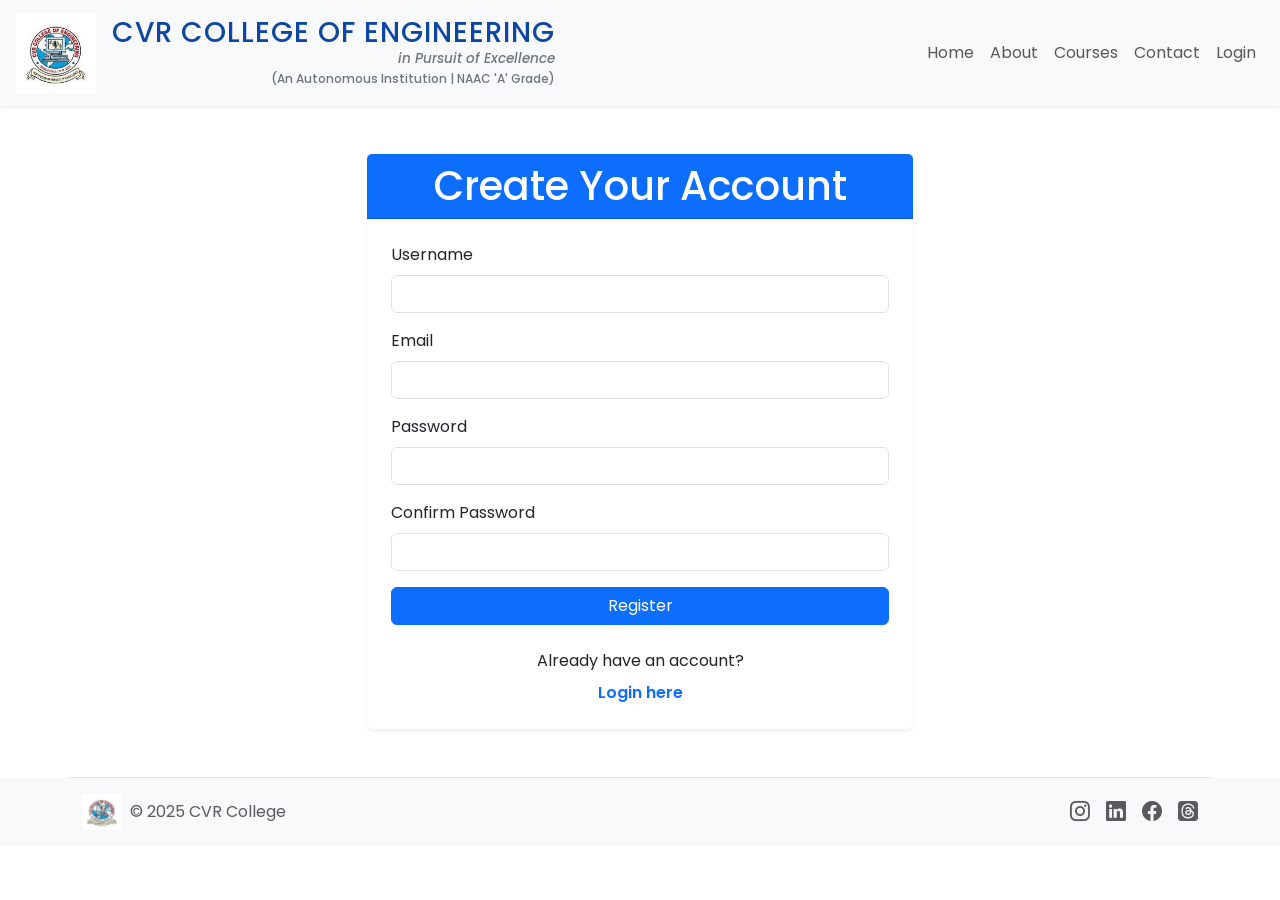
<file: register.html>
<!DOCTYPE html>
<html lang="en">

<head>
    <meta charset="UTF-8">
    <meta name="viewport" content="width=device-width, initial-scale=1.0">
    <title>Student Management System</title>
    <link rel="stylesheet" href="css/style.css">
    <link href="https://cdn.jsdelivr.net/npm/bootstrap@5.3.8/dist/css/bootstrap.min.css" rel="stylesheet"
        integrity="sha384-sRIl4kxILFvY47J16cr9ZwB07vP4J8+LH7qKQnuqkuIAvNWLzeN8tE5YBujZqJLB" crossorigin="anonymous">
    <link href="https://fonts.googleapis.com/css2?family=Poppins:wght@400;500;600;700;800&display=swap"
        rel="stylesheet">
    <link href="./style.css" rel="stylesheet">
    <link href="https://cdn.jsdelivr.net/npm/bootstrap-icons@1.11.3/font/bootstrap-icons.css" rel="stylesheet">
</head>

<body>
    <!-- Navbar -->
    <nav class="navbar navbar-expand-lg bg-body-tertiary shadow-sm">

        <div class="container-fluid px-3">

            <div class="d-flex align-items-center">

                <a class="navbar-brand me-3" href="#">
                    <img src="./asserts/logo.png" width="80" height="80" alt="CVR Logo">
                </a>

                <div>
                    <h3 class="college-title mb-0">
                        CVR COLLEGE OF ENGINEERING
                    </h3>

                    <div class="d-flex flex-column align-items-end">
                        <small class="college-tagline">
                            in Pursuit of Excellence
                        </small>

                        <small class="college-subtitle">
                            (An Autonomous Institution | NAAC 'A' Grade)
                        </small>
                    </div>
                </div>

            </div>

            <button class="navbar-toggler" type="button" data-bs-toggle="collapse" data-bs-target="#navbarNavAltMarkup">
                <span class="navbar-toggler-icon"></span>
            </button>

            <div class="collapse navbar-collapse" id="navbarNavAltMarkup">

                <div class="navbar-nav ms-auto">
                    <a class="nav-link" href="index.html">Home</a>
                    <a class="nav-link" href="about.html">About</a>
                    <a class="nav-link" href="courses.html">Courses</a>
                    <a class="nav-link" href="contact.html">Contact</a>
                    <a class="nav-link " href="login.html">Login</a>
                </div>

            </div>

        </div>

    </nav>


    <main class="container my-5 flex-grow-1">
        <div class="row justify-content-center">
            <div class="col-lg-6 col-md-8">
                <div class="card shadow-sm border-0">
                    <div class="card-header bg-primary text-white text-center">
                        <h1 class="mb-0">Create Your Account</h1>
                    </div>
                    <div class="card-body p-4">
                        <form id="registerForm" action="login.html" method="post">
                            <div class="mb-3">
                                <label for="username" class="form-label">Username</label>
                                <input type="text" class="form-control" id="username" name="username" required>
                            </div>
                            <div class="mb-3">
                                <label for="email" class="form-label">Email</label>
                                <input type="email" class="form-control" id="email" name="email" required>
                            </div>
                            <div class="mb-3">
                                <label for="password" class="form-label">Password</label>
                                <input type="password" class="form-control" id="password" name="password" required>
                            </div>
                            <div class="mb-3">
                                <label for="confirm_password" class="form-label">Confirm Password</label>
                                <input type="password" class="form-control" id="confirm_password" name="confirm_password" required>
                            </div>
                            <button type="submit" class="btn btn-primary w-100">Register</button>
                        </form>
                        <div class="text-center mt-4">
                            <p class="mb-2">Already have an account?</p>
                            <a href="login.html#login" class="text-decoration-none fw-semibold">Login here</a>
                        </div>
                    </div>
                </div>
            </div>
        </div>
    </main>

    <footer class="container-fluid mt-auto bg-light">
        <div class="container">
            <div class="row align-items-center py-3 border-top">
                <div class="col-12 col-md-6 d-flex align-items-center justify-content-center justify-content-md-start mb-3 mb-md-0">
                    <a href="/" class="me-2 text-decoration-none d-flex align-items-center">
                        <img src="./asserts/logo.png" width="40" alt="Logo">
                    </a>
                    <span class="text-body-secondary mb-0">
                        © 2025 CVR College
                    </span>
                </div>
                <div class="col-12 col-md-6 d-flex justify-content-center justify-content-md-end">
                    <ul class="nav list-unstyled d-flex mb-0">
                        <li class="ms-3">
                            <a class="text-body-secondary" href="#">
                                <i class="bi bi-instagram fs-5"></i>
                            </a>
                        </li>
                        <li class="ms-3">
                            <a class="text-body-secondary" href="#">
                                <i class="bi bi-linkedin fs-5"></i>
                            </a>
                        </li>
                        <li class="ms-3">
                            <a class="text-body-secondary" href="#">
                                <i class="bi bi-facebook fs-5"></i>
                            </a>
                        </li>
                        <li class="ms-3">
                            <a class="text-body-secondary" href="#">
                                <i class="bi bi-threads-fill fs-5"></i>
                            </a>
                        </li>
                    </ul>
                </div>
            </div>
        </div>
    </footer>
    <script src="https://cdn.jsdelivr.net/npm/bootstrap@5.3.8/dist/js/bootstrap.bundle.min.js"
        integrity="sha384-ENjdO4Dr2bkBIFxQpeoTz1HIcje39Wm4jDKdf19U8gI4ddQ3GYNS7NTKfAdVQSZe" crossorigin="anonymous"></script>
    <script src="js/register.js"></script>

</body>

</html>
</file>
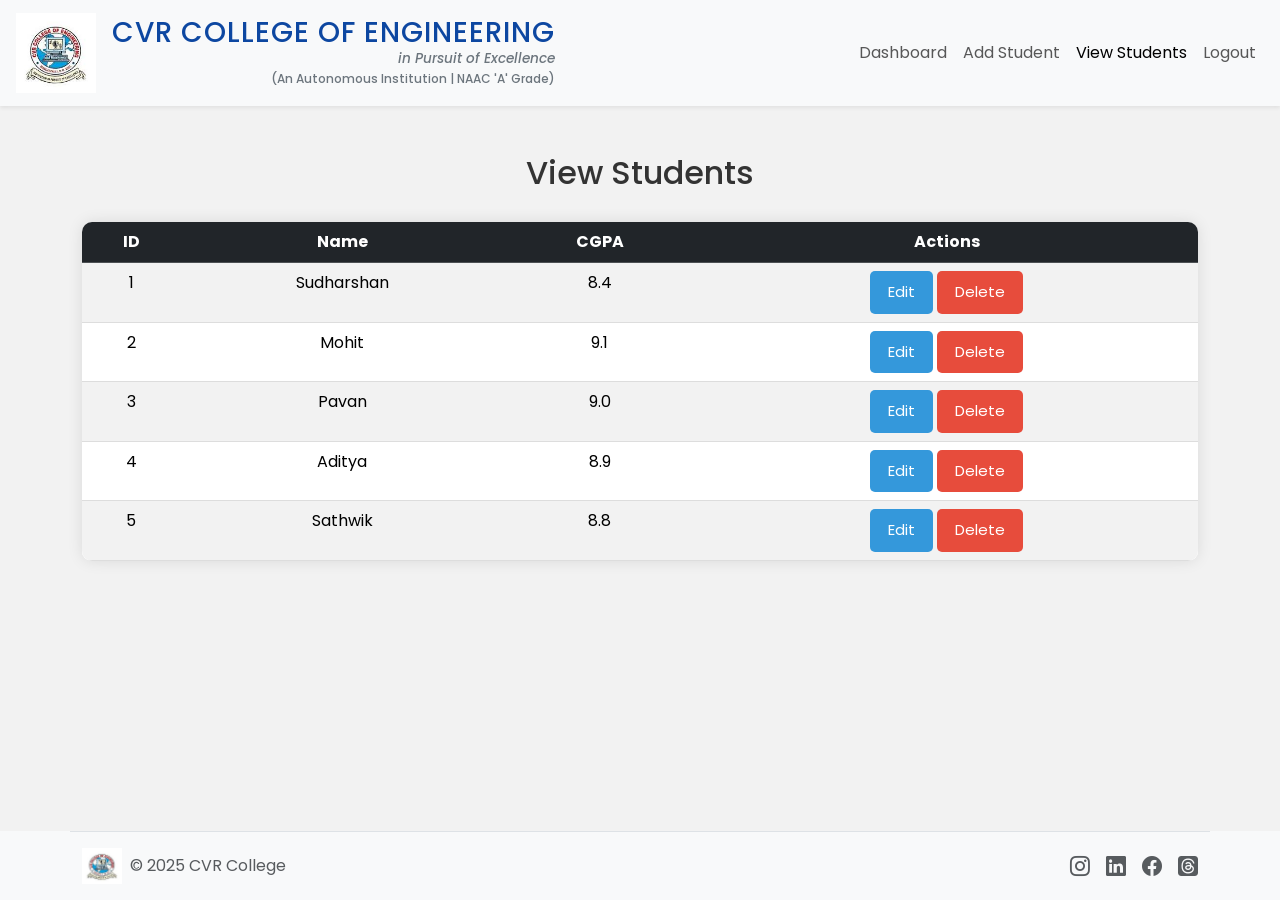
<file: viewStudents.html>
<!DOCTYPE html>
<html lang="en">

<head>
    <meta charset="UTF-8">
    <meta name="viewport" content="width=device-width, initial-scale=1.0">
    <title>Student Management System</title>
    <link rel="stylesheet" href="css/style.css">
    <link href="https://cdn.jsdelivr.net/npm/bootstrap@5.3.8/dist/css/bootstrap.min.css" rel="stylesheet"
        integrity="sha384-sRIl4kxILFvY47J16cr9ZwB07vP4J8+LH7qKQnuqkuIAvNWLzeN8tE5YBujZqJLB" crossorigin="anonymous">
    <link href="https://fonts.googleapis.com/css2?family=Poppins:wght@400;500;600;700;800&display=swap"
        rel="stylesheet">
    <link href="./style.css" rel="stylesheet">
    <link href="https://cdn.jsdelivr.net/npm/bootstrap-icons@1.11.3/font/bootstrap-icons.css" rel="stylesheet">
    <link rel="stylesheet" href="css/userStyle.css">
</head>

<body class="d-flex flex-column min-vh-100">
    <!-- Navbar -->
    <nav class="navbar navbar-expand-lg bg-body-tertiary shadow-sm">

        <div class="container-fluid px-3">

            <div class="d-flex align-items-center">

                <a class="navbar-brand me-3" href="#">
                    <img src="./asserts/logo.png" width="80" height="80" alt="CVR Logo">
                </a>

                <div>
                    <h3 class="college-title mb-0">
                        CVR COLLEGE OF ENGINEERING
                    </h3>

                    <div class="d-flex flex-column align-items-end">
                        <small class="college-tagline">
                            in Pursuit of Excellence
                        </small>

                        <small class="college-subtitle">
                            (An Autonomous Institution | NAAC 'A' Grade)
                        </small>
                    </div>
                </div>

            </div>

            <button class="navbar-toggler" type="button" data-bs-toggle="collapse" data-bs-target="#navbarNavAltMarkup">
                <span class="navbar-toggler-icon"></span>
            </button>

            <div class="collapse navbar-collapse" id="navbarNavAltMarkup">

                <div class="navbar-nav ms-auto">
                    <a class="nav-link" href="dashboard.html">Dashboard</a>
                    <a class="nav-link" href="addStudent.html">Add Student</a>
                    <a class="nav-link active" href="viewStudents.html">View Students</a>
                    <a class="nav-link" href="logout.html">Logout</a>
                </div>

            </div>

        </div>

    </nav>

    <main class="flex-grow-1">
        <div class="container view-students my-5">
            <h2 class="mb-4 text-center">View Students</h2>
            <table class="table table-striped table-hover">
                <thead class="table-dark">
                    <tr>
                        <th>ID</th>
                        <th>Name</th>
                        <th>CGPA</th>
                        <th>Actions</th>
                    </tr>
                </thead>
                <tbody id="studentsTableBody">
                    <!-- Student rows will be dynamically added here -->
                 <tr>
                    <td>1</td>
                    <td>Sudharshan</td>
                    <td>8.4</td>
                    <td>
                        <a href="editStudent.html"><button class="edit-btn">Edit</button></a>
                        <button class="delete-btn">Delete</button>
                    </td>
                 </tr>
                 <tr>
                    <td>2</td>
                    <td>Mohit</td>
                    <td>9.1</td>
                    <td>
                        <a href="editStudent.html"><button class="edit-btn">Edit</button></a>
                        <button class="delete-btn">Delete</button>
                    </td>
                 </tr>
                 <tr>
                    <td>3</td>
                    <td>Pavan</td>
                    <td>9.0</td>
                    <td>
                        <a href="editStudent.html"><button class="edit-btn">Edit</button></a>
                        <button class="delete-btn">Delete</button>
                    </td>
                 </tr>
                 <tr>
                    <td>4</td>
                    <td>Aditya</td>
                    <td>8.9</td>
                    <td>
                        <a href="editStudent.html"><button class="edit-btn">Edit</button></a>
                        <button class="delete-btn">Delete</button>
                    </td>
                 </tr>
                 <tr>
                    <td>5</td>
                    <td>Sathwik</td>
                    <td>8.8</td>
                    <td>
                        <a href="editStudent.html"><button class="edit-btn">Edit</button></a>
                        <button class="delete-btn">Delete</button>
                    </td>
                 </tr>
            </tbody>
        </table>
        </div>
    </main>

    <!-- Footer -->
    <footer class="container-fluid mt-auto bg-light">
        <div class="container">
            <div class="row align-items-center py-3 border-top">
                <div class="col-12 col-md-6 d-flex align-items-center justify-content-center justify-content-md-start mb-3 mb-md-0">
                    <a href="/" class="me-2 text-decoration-none d-flex align-items-center">
                        <img src="./asserts/logo.png" width="40" alt="Logo">
                    </a>
                    <span class="text-body-secondary mb-0">
                        © 2025 CVR College
                    </span>
                </div>
                <div class="col-12 col-md-6 d-flex justify-content-center justify-content-md-end">
                    <ul class="nav list-unstyled d-flex mb-0">
                        <li class="ms-3">
                            <a class="text-body-secondary" href="#">
                                <i class="bi bi-instagram fs-5"></i>
                            </a>
                        </li>
                        <li class="ms-3">
                            <a class="text-body-secondary" href="#">
                                <i class="bi bi-linkedin fs-5"></i>
                            </a>
                        </li>
                        <li class="ms-3">
                            <a class="text-body-secondary" href="#">
                                <i class="bi bi-facebook fs-5"></i>
                            </a>
                        </li>
                        <li class="ms-3">
                            <a class="text-body-secondary" href="#">
                                <i class="bi bi-threads-fill fs-5"></i>
                            </a>
                        </li>
                    </ul>
                </div>
            </div>
        </div>
    </footer>

    <script src="https://cdn.jsdelivr.net/npm/bootstrap@5.3.8/dist/js/bootstrap.bundle.min.js"
        integrity="sha384-ENjdO4Dr2bkBIFxQpeoTz1HIcje39Wm4jDKdf19U8gI4ddQ3GYNS7NTKfAdVQSZe" crossorigin="anonymous"></script>

</body>

</html>
</file>
<file: css/style.css>
/* ===== Global Styles ===== */
*{
  box-sizing: border-box;
}

body{
  margin: 0;
  padding: 0;
  font-family: 'Poppins', sans-serif;
  background: #f2f2f2;
  color: #0f172a;
}

img{max-width: 100%; display:block;}

.container{
  width: min(1100px, 92%);
  margin: 0 auto;
}

/* ===== Fade-In Animation ===== */
@keyframes fadeInUp{
  from{opacity: 0; transform: translateY(14px);} 
  to{opacity: 1; transform: translateY(0);} 
}

.fade-in{
  opacity: 0;
  animation: fadeInUp 900ms ease forwards;
}

.fade-in.is-visible{
  opacity: 1;
}

/* If JS adds is-visible instantly, still keep animation pleasant */
@media (prefers-reduced-motion: reduce){
  .fade-in{animation:none; opacity:1;}
}


/* ===== Header + Navbar (Responsive) ===== */
.site-header{
  background: #0b2a4a; /* dark blue */
  color: #fff;
  padding: 12px 0;
}

.header-inner{
  width: min(1100px, 92%);
  margin: 0 auto;
  display: flex;
  justify-content: space-between;
  align-items: center;
  gap: 16px;
}

.logo-wrap{
  display: flex;
  align-items: center;
}

.college-logo{
  height: 44px;
  width: auto;
}

.navbar{display:flex;}

.nav-list{
  list-style: none;
  margin: 0;
  padding: 0;
  display: flex; /* desktop */
  gap: 28px;
}

.nav-link{
  color: #fff;
  text-decoration: none;
  font-size: 18px;
  font-weight: 500;
  padding: 10px 6px;
  transition: color 200ms ease, transform 200ms ease;
}

.nav-link:hover{
  color: #dbcac7;
  transform: translateY(-1px);
}

/* Mobile navigation: <=768px */
@media (max-width: 768px){
  .header-inner{
    flex-direction: column;
    align-items: stretch;
  }

  .navbar{width: 100%;}

  .nav-list{
    flex-direction: column;
    gap: 0;
    width: 100%;
    align-items: stretch;
  }

  .nav-link{
    width: 100%;
    display: block;
    padding: 14px 12px;
  }
}

/* ===== Hero Section ===== */
.hero{
  background: linear-gradient(120deg, #e5eefc, #f2f2f2);
  padding: 60px 0;
}

.hero-content{
  text-align: center;
  width: min(900px, 92%);
  margin: 0 auto;
}

.hero h1{
  margin: 0 0 12px;
  font-size: clamp(28px, 3.2vw, 44px);
  color: #0b2a4a;
}

.hero p{
  margin: 0 auto 22px;
  max-width: 640px;
  font-size: 18px;
  color: #334155;
}

.btn{
  display: inline-block;
  text-decoration: none;
  padding: 12px 26px;
  border-radius: 8px;
  font-weight: 600;
  transition: transform 250ms ease, box-shadow 250ms ease, background-color 250ms ease;
}

.register-btn{
  background: #0b2a4a;
  color: #fff;
  box-shadow: 0 10px 20px rgba(11,42,74,0.25);
}

.register-btn:hover{
  transform: translateY(-2px);
  background: #0a2340;
  box-shadow: 0 14px 28px rgba(11,42,74,0.35);
}

/* ===== Features Section ===== */
.features{
  padding: 40px 0;
}

.features h2,
.profile-section h2,
.gallery-section h2{
  text-align: center;
  margin: 0 0 22px;
  font-size: 30px;
  color: #0b2a4a;
}

.feature-grid{
  display: grid;
  grid-template-columns: repeat(3, 1fr);
  gap: 16px;
}

.feature-card{
  background: #fff;
  border-radius: 12px;
  box-shadow: 0 10px 25px rgba(2,6,23,0.06);
  padding: 18px;
}

.feature-card h3{
  margin: 0 0 8px;
  color: #0b2a4a;
}

.feature-card p{
  margin: 0;
  color: #334155;
  line-height: 1.5;
}

@media (max-width: 900px){
  .feature-grid{grid-template-columns: 1fr;}
}

/* ===== Student Profile Card ===== */
.profile-section{padding: 36px 0;}

.profile-card{
  width: 500px; /* required */
  max-width: 100%;
  margin: 0 auto;
  border-radius: 10px; /* required */
  box-shadow: 0 12px 30px rgba(2,6,23,0.12);
  background: #fff;
  overflow: hidden;
  display: flex; /* desktop layout Photo | Details */
}

.profile-photo{
  flex: 0 0 220px;
  background: linear-gradient(135deg, #0b2a4a, #49a3ff);
  display: flex;
  align-items: center;
  justify-content: center;
  padding: 18px;
}

.profile-photo img{border-radius: 10px;}

.profile-details{
  padding: 18px 20px;
  display: flex;
  flex-direction: column;
  justify-content: center;
  gap: 8px;
}

.profile-details h3{margin: 0; color: #0b2a4a;}
.profile-details p{margin: 0; color: #334155;}

/* Mobile layout: Photo stacked then Details (<=768px) */
@media (max-width: 768px){
  .profile-card{flex-direction: column;}
  .profile-photo{flex: none; width: 100%;}
}

/* ===== Responsive Image Gallery ===== */
.gallery-section{padding: 36px 0 60px;}

.image-gallery{
  display: grid;
  grid-template-columns: repeat(4, 1fr); /* desktop */
  gap: 14px;
}

.image-gallery img{
  width: 100%;
  height: auto;
  border-radius: 10px;
  box-shadow: 0 10px 20px rgba(2,6,23,0.08);
  transition: transform 250ms ease;
}

.image-gallery img:hover{transform: scale(1.02);}

@media (max-width: 1024px){
  .image-gallery{grid-template-columns: repeat(2, 1fr);}
}

@media (max-width: 768px){
  .image-gallery{grid-template-columns: 1fr;}
}

/* ===== Footer ===== */
.site-footer{
  background: #0b2a4a;
  color: #fff;
  padding: 20px 0;
}

.site-footer p{margin: 0; text-align: center; opacity: 0.95;}
</file>
<file: style.css>
/* College Name */
body{
    font-family: 'Poppins', sans-serif;
}
.college-title{
    /* font-size: 1.8rem; */
    /* font-weight: 800; */
    color: #0d47a1;
    letter-spacing: 1px;
    line-height: 1.1;
    text-transform: uppercase;
}

/* Tagline */
.college-tagline{
    font-size: 0.85rem;
    color: #6c757d;
    font-style: italic;
    font-weight: 500;
}

/* Accreditation Text */
.college-subtitle{
    font-size: 0.75rem;
    color: #6c757d;
    font-weight: 500;
}
</file>
<file: css/userStyle.css>
/* ===== Global Styles ===== */
body{
    margin: 0;
    padding: 0;
    font-family: 'Poppins', sans-serif;
    background: #f2f2f2;
    color: #333;
}

/* ===== Navbar ===== */
nav:not(.navbar){
    display: flex;
    justify-content: center;
    align-items: center;
    gap: 25px;
    background: #333;
    padding: 15px 20px;
    box-shadow: 0 2px 8px rgba(0,0,0,0.1);
}

nav:not(.navbar) a{
    color: #fff;
    text-decoration: none;
    font-size: 18px;
    transition: 0.3s;
}

nav:not(.navbar) a:hover{
    color: #dbcac7;
}

/* ===== Headings ===== */
h1, h2{
    text-align: center;
    margin-top: 30px;
    color: #333;
}

/* ===== Dashboard ===== */
.dashboard{
    display: flex;
    justify-content: center;
    align-items: center;
    flex-direction: column;
    height: 80vh;
    text-align: center;
}

.dashboard h1{
    font-size: 42px;
    margin-bottom: 10px;
}

.dashboard p{
    color: #666;
    font-size: 18px;
    margin-top: 10px;
}

.dashboard a{
    display: inline-block;
    margin-top: 30px;
    padding: 12px 25px;
    background: #333;
    color: #fff;
    text-decoration: none;
    border-radius: 5px;
    transition: 0.3s;
}

.dashboard a:hover{
    background: #555;
}

/* ===== Form Styling ===== */
form{
    background: #fff;
    padding: 30px;
    border-radius: 10px;
    box-shadow: 0 0 15px rgba(0,0,0,0.1);
    max-width: 450px;
    margin: 30px auto;
}

form label{
    display: block;
    margin-bottom: 8px;
    font-weight: 500;
}

form input{
    width: 100%;
    padding: 10px;
    margin-bottom: 18px;
    border: 1px solid #ccc;
    border-radius: 5px;
    font-size: 15px;
}

/* ===== Buttons ===== */
form button,
form input[type="submit"],
.edit-btn,
.delete-btn{
    padding: 10px 18px;
    border: none;
    border-radius: 5px;
    font-size: 15px;
    cursor: pointer;
    transition: 0.3s;
}

/* Submit Button */
form button,
form input[type="submit"]{
    width: 100%;
    background: #333;
    color: #fff;
}

form button:hover,
form input[type="submit"]:hover{
    background: #555;
}

/* Edit Button */
.edit-btn{
    background: #3498db;
    color: white;
}

.edit-btn:hover{
    background: #217dbb;
}

/* Delete Button */
.delete-btn{
    background: #e74c3c;
    color: white;
}

.delete-btn:hover{
    background: #c0392b;
}

/* ===== Bottom Section ===== */
.bottom{
    text-align: center;
    margin-top: 20px;
}

.bottom a{
    text-decoration: none;
    color: #333;
    font-weight: bold;
}

.bottom a:hover{
    color: #555;
}


/* ===== Table Styling ===== */
table{
    width: 85%;
    margin: 30px auto;
    border-collapse: collapse;
    background: #fff;
    box-shadow: 0 0 15px rgba(0,0,0,0.1);
    border-radius: 10px;
    overflow: hidden;
}

table th{
    background: #333;
    color: #fff;
    padding: 14px;
    text-align: center;
}

table td{
    padding: 14px;
    border-bottom: 1px solid #ddd;
    text-align: center;
}

table tr:hover{
    background: #f9f9f9;
}

/* ===== Logout Page ===== */
.logout-container{
    text-align: center;
    margin-top: 100px;
}

.logout-container a{
    text-decoration: none;
    color: #333;
    font-weight: bold;
}

.logout-container a:hover{
    color: #555;
}

/* Alternate Row Colors */
table tbody tr:nth-child(even){
    background: #f8f9fa;
}

table tbody tr:nth-child(odd){
    background: #ffffff;
}

.dashboard-page {
    min-height: calc(100vh - 72px);
}

.card {
    border: none;
}

.card .badge {
    font-size: 0.85rem;
}
</file>
